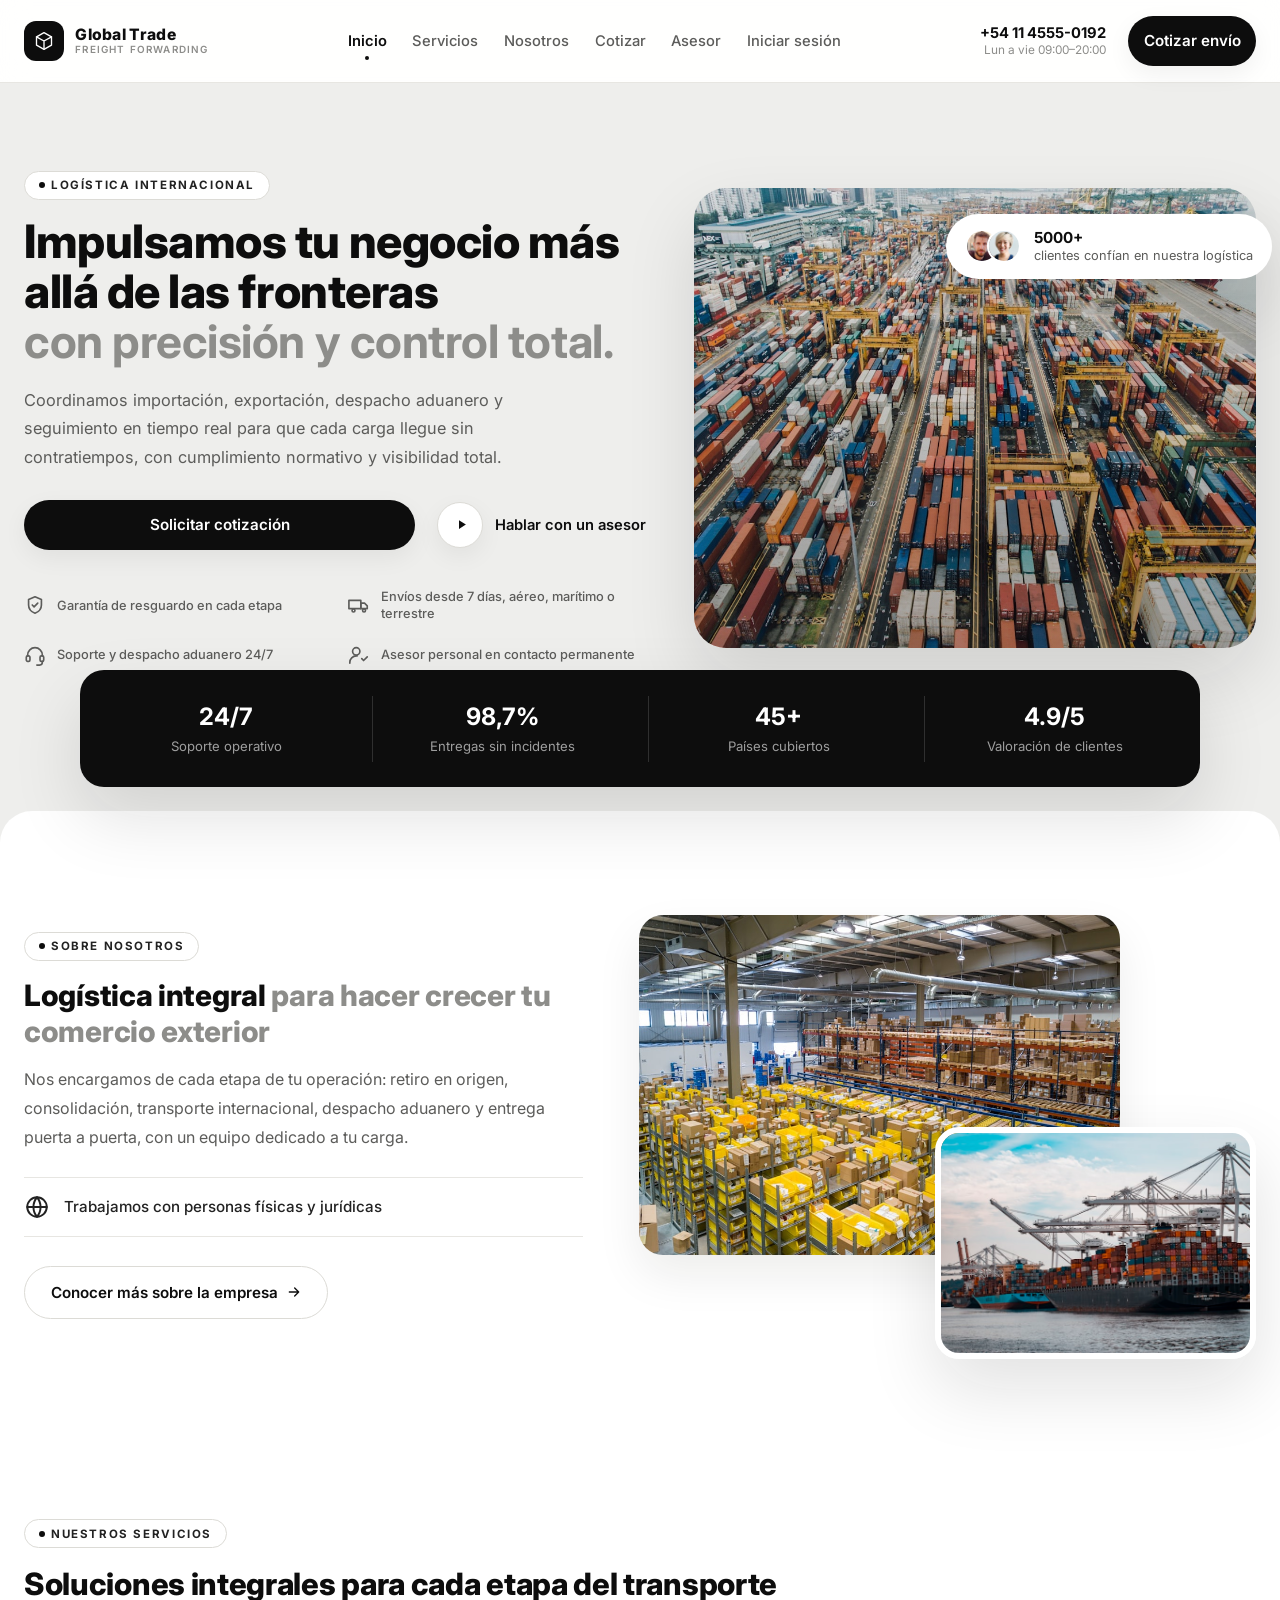
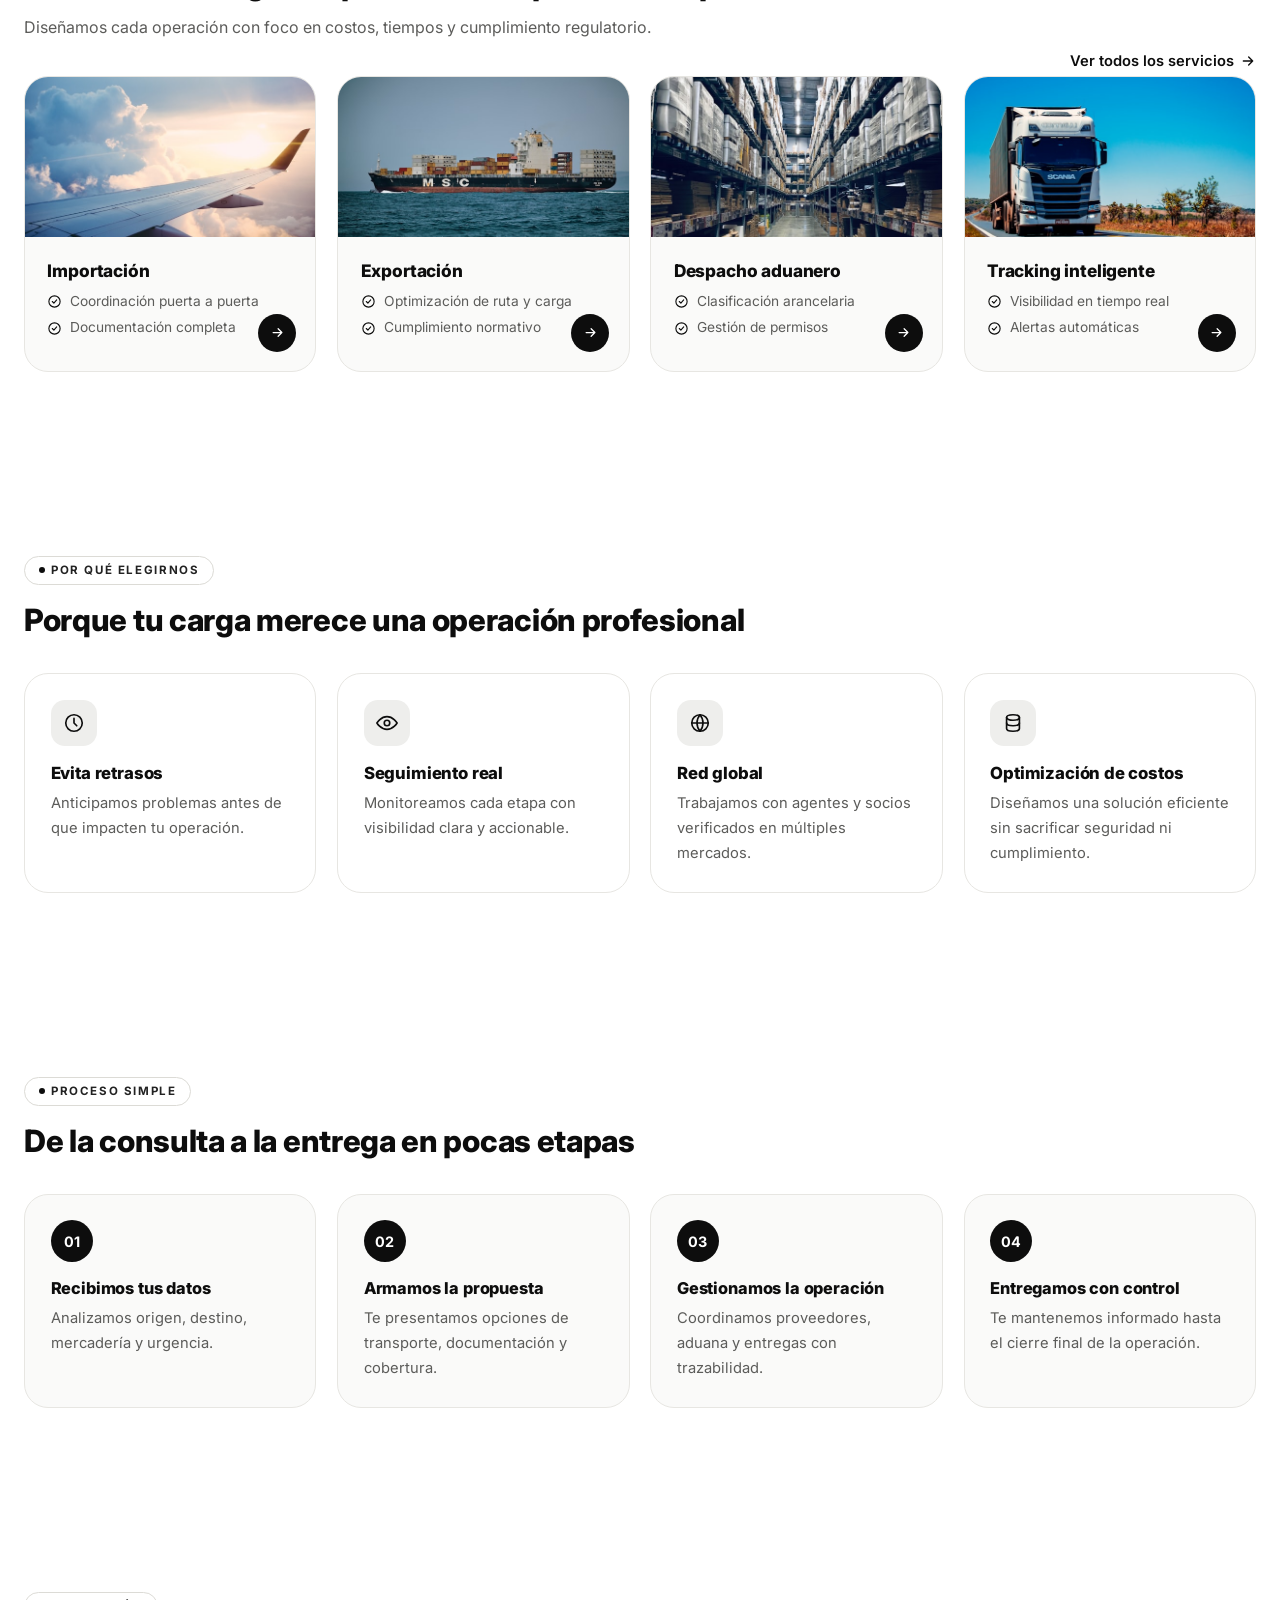
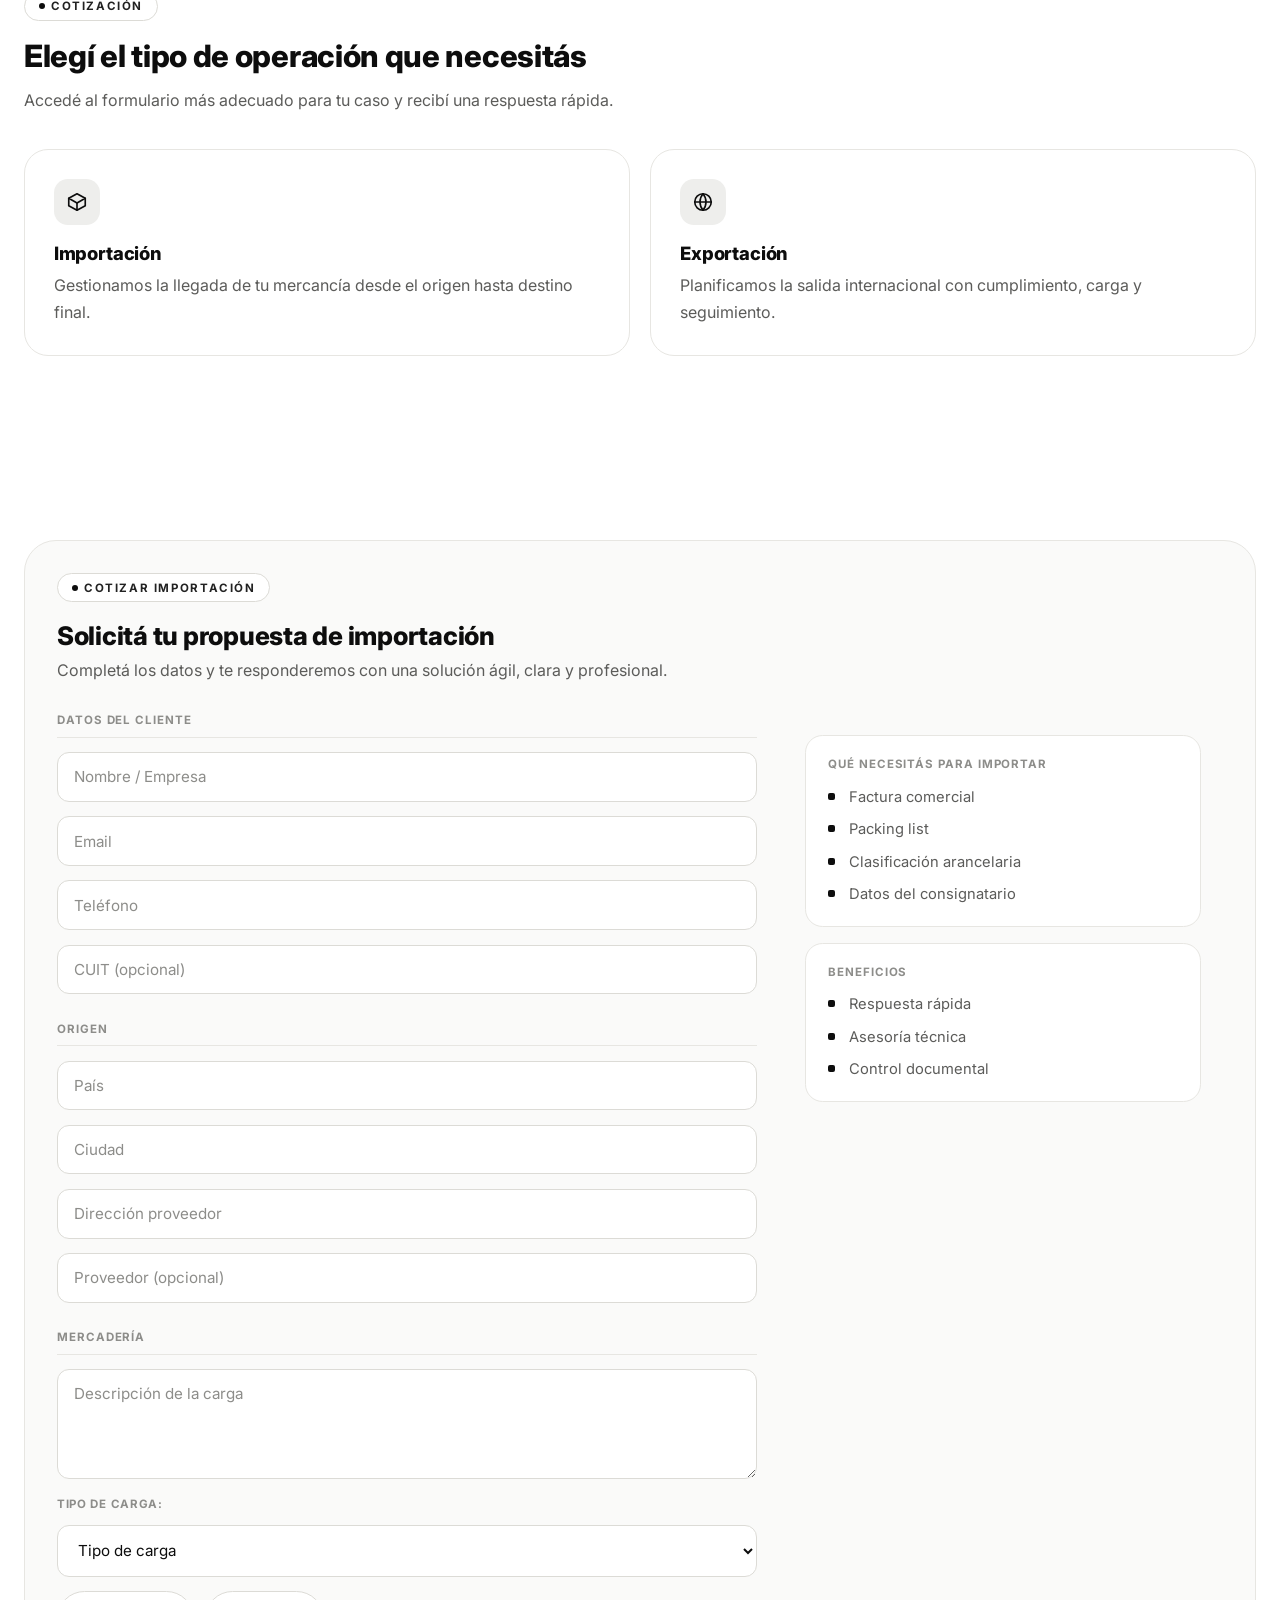
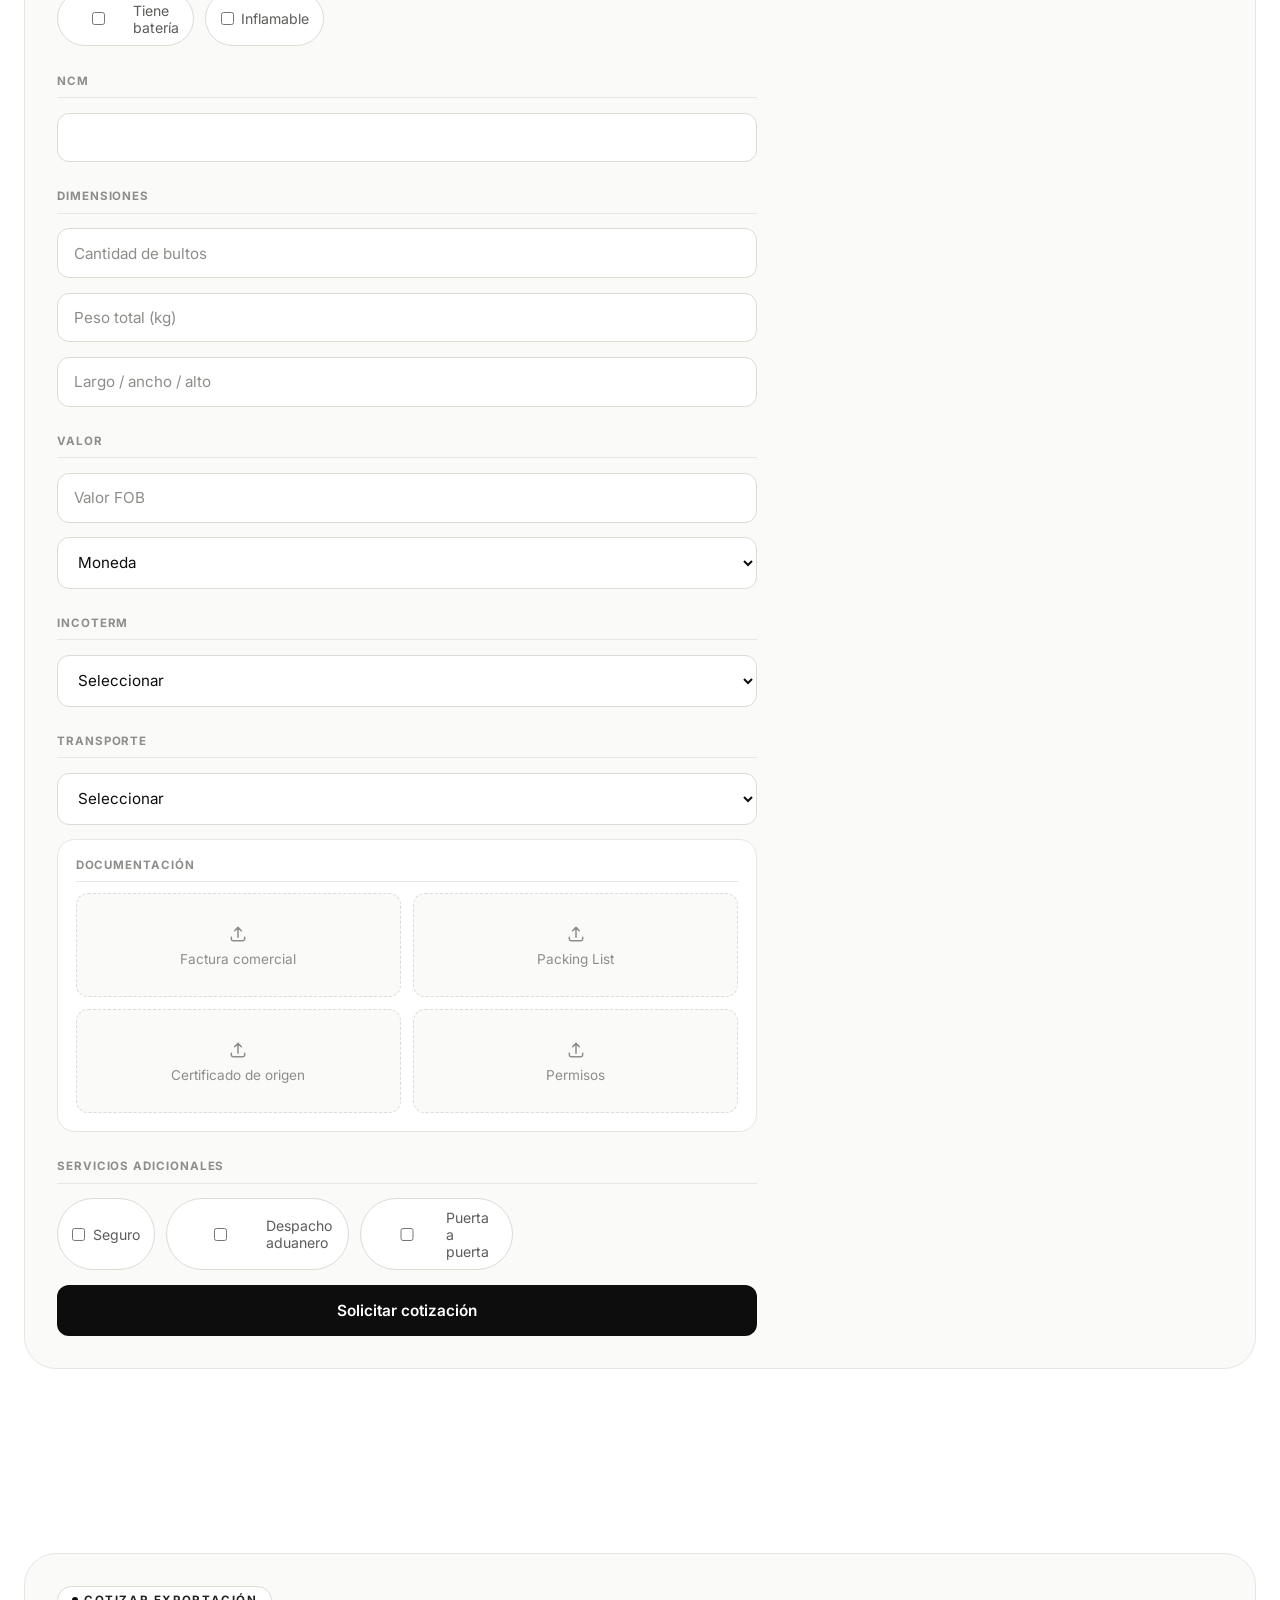
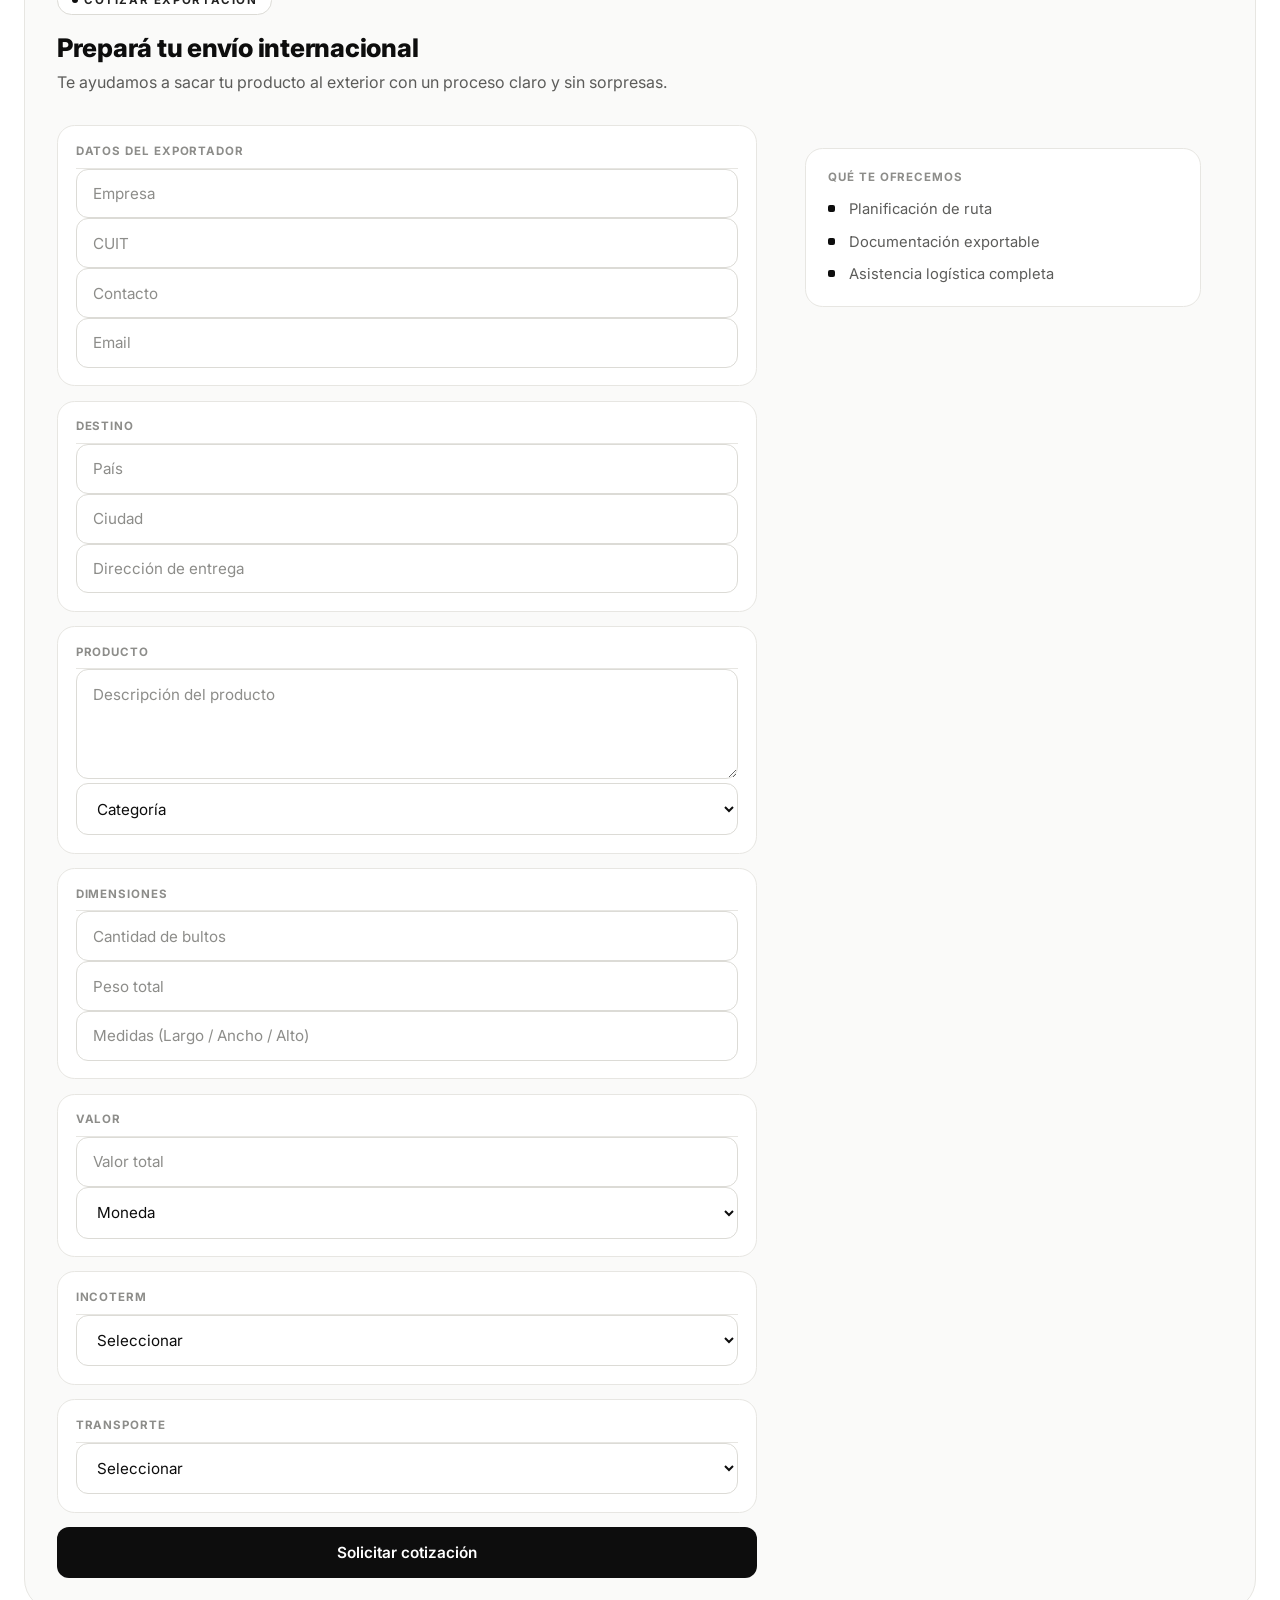
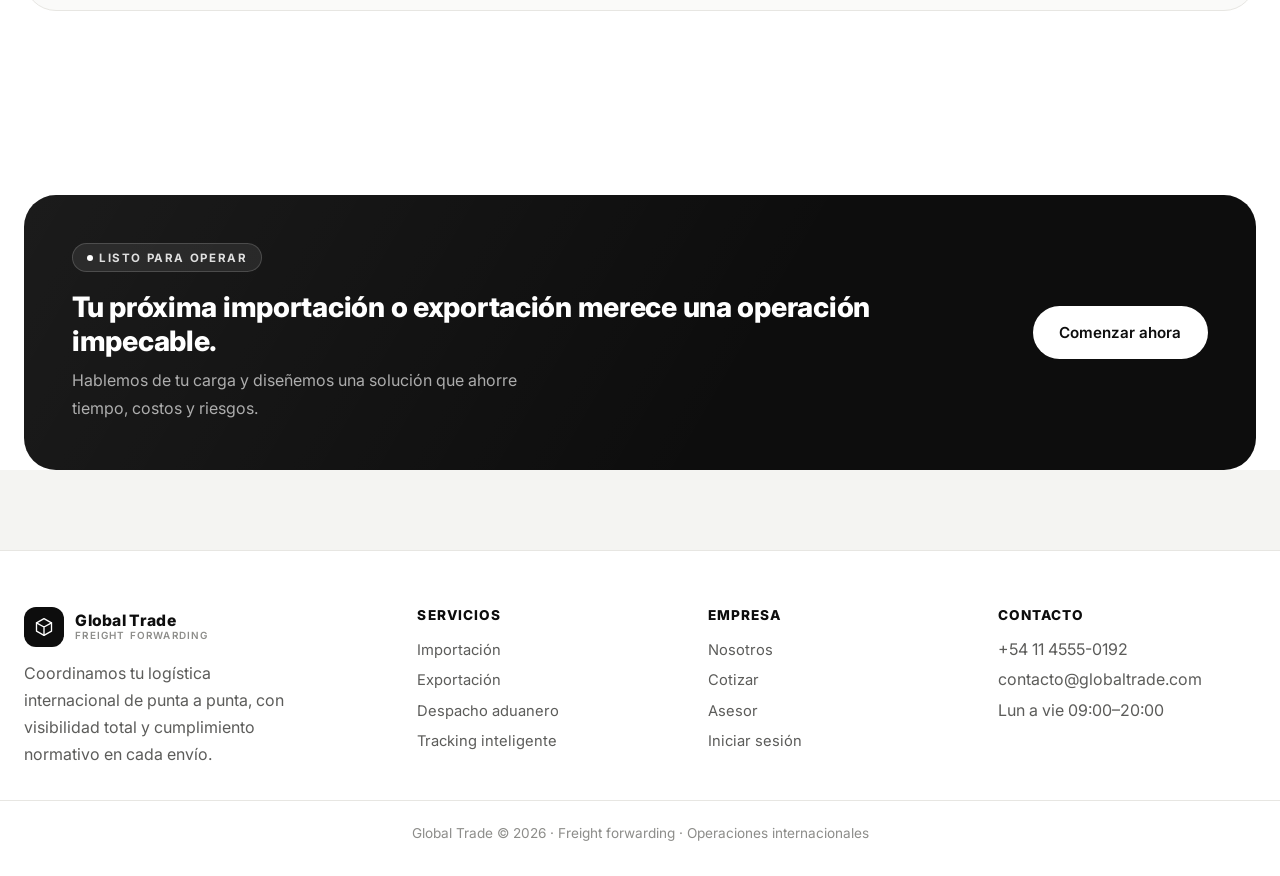
<file: index.html>
<!DOCTYPE html>
<html lang="es">
<head>
  <meta charset="UTF-8">
  <meta name="viewport" content="width=device-width, initial-scale=1.0">
  <title>Global Trade | Freight Forwarding</title>
  <link rel="stylesheet" href="styles.css">
</head>
<body>
  <header class="site-header">
    <nav class="navbar">
      <a href="#top" class="brand">
        <span class="brand-mark">
          <svg viewBox="0 0 24 24" fill="none" stroke="currentColor" stroke-width="1.6" stroke-linejoin="round" stroke-linecap="round"><path d="M12 2l9 5v10l-9 5-9-5V7l9-5z"/><path d="M3 7l9 5 9-5M12 12v10"/></svg>
        </span>
        <span class="brand-text">
          <strong>Global Trade</strong>
          <span>Freight Forwarding</span>
        </span>
      </a>
      <div class="nav-links">
        <a href="#top" class="active">Inicio</a>
        <a href="#servicios">Servicios</a>
        <a href="#nosotros">Nosotros</a>
        <a href="#cotizador">Cotizar</a>
        <a href="asesor.html">Asesor</a>
        <a href="login.html">Iniciar sesión</a>
      </div>
      <div class="header-actions">
        <div class="phone-block">
          <strong>+54 11 4555-0192</strong>
          <span>Lun a vie 09:00–20:00</span>
        </div>
        <a href="#cotizador" class="btn primary">Cotizar envío</a>
      </div>
    </nav>
  </header>

  <main>
    <section class="hero-section" id="top">
      <div class="hero">
        <div class="hero-copy reveal">
          <span class="eyebrow">Logística internacional</span>
          <h1>Impulsamos tu negocio más allá de las fronteras<span class="muted-line">con precisión y control total.</span></h1>
          <p>Coordinamos importación, exportación, despacho aduanero y seguimiento en tiempo real para que cada carga llegue sin contratiempos, con cumplimiento normativo y visibilidad total.</p>
          <div class="hero-actions">
            <a href="#cotizador" class="btn primary">Solicitar cotización</a>
            <a href="asesor.html" class="play-link">
              <span class="play-circle">
                <svg viewBox="0 0 24 24" fill="currentColor"><path d="M8 5v14l11-7z"/></svg>
              </span>
              Hablar con un asesor
            </a>
          </div>
          <ul class="hero-badges">
            <li class="hero-badge">
              <span class="badge-icon">
                <svg viewBox="0 0 24 24" fill="none" stroke="currentColor" stroke-width="1.8" stroke-linecap="round" stroke-linejoin="round"><path d="M12 3l7 3v6c0 4.5-3 7.5-7 9-4-1.5-7-4.5-7-9V6l7-3z"/><path d="M9 12l2 2 4-4"/></svg>
              </span>
              <span>Garantía de resguardo en cada etapa</span>
            </li>
            <li class="hero-badge">
              <span class="badge-icon">
                <svg viewBox="0 0 24 24" fill="none" stroke="currentColor" stroke-width="1.8" stroke-linecap="round" stroke-linejoin="round"><rect x="1" y="7" width="13" height="9"/><path d="M14 10h4l3 3v3h-7z"/><circle cx="6" cy="18" r="1.6"/><circle cx="17.5" cy="18" r="1.6"/></svg>
              </span>
              <span>Envíos desde 7 días, aéreo, marítimo o terrestre</span>
            </li>
            <li class="hero-badge">
              <span class="badge-icon">
                <svg viewBox="0 0 24 24" fill="none" stroke="currentColor" stroke-width="1.8" stroke-linecap="round" stroke-linejoin="round"><path d="M4 13v-1a8 8 0 0116 0v1"/><rect x="2.5" y="13" width="4" height="6" rx="1.5"/><rect x="17.5" y="13" width="4" height="6" rx="1.5"/><path d="M20 19v1a3 3 0 01-3 3h-3"/></svg>
              </span>
              <span>Soporte y despacho aduanero 24/7</span>
            </li>
            <li class="hero-badge">
              <span class="badge-icon">
                <svg viewBox="0 0 24 24" fill="none" stroke="currentColor" stroke-width="1.8" stroke-linecap="round" stroke-linejoin="round"><circle cx="9" cy="8" r="4"/><path d="M2 21v-1a7 7 0 017-7h1"/><path d="M15 16l2 2 4-4"/></svg>
              </span>
              <span>Asesor personal en contacto permanente</span>
            </li>
          </ul>
        </div>

        <div class="hero-media reveal">
          <div class="hero-image-frame">
            <img src="hero-main.jpg" alt="Terminal portuaria de contenedores vista aérea">
          </div>
          <div class="trust-badge">
            <div class="avatar-stack">
              <img src="avatar-1.jpg" alt="Cliente">
              <img src="avatar-2.jpg" alt="Cliente">
            </div>
            <p><strong>5000+</strong>clientes confían en nuestra logística</p>
          </div>
        </div>
      </div>

      <div class="stats-bar reveal">
        <div class="stat-item">
          <strong>24/7</strong>
          <span>Soporte operativo</span>
        </div>
        <div class="stat-item">
          <strong>98,7%</strong>
          <span>Entregas sin incidentes</span>
        </div>
        <div class="stat-item">
          <strong>45+</strong>
          <span>Países cubiertos</span>
        </div>
        <div class="stat-item">
          <strong>4.9/5</strong>
          <span>Valoración de clientes</span>
        </div>
      </div>
    </section>

    <div class="content-panel">
      <div class="page-shell">

        <section class="section reveal" id="nosotros">
          <div class="about-grid">
            <div class="about-copy">
              <span class="eyebrow">Sobre nosotros</span>
              <h2>Logística integral <span class="muted-line">para hacer crecer tu comercio exterior</span></h2>
              <p>Nos encargamos de cada etapa de tu operación: retiro en origen, consolidación, transporte internacional, despacho aduanero y entrega puerta a puerta, con un equipo dedicado a tu carga.</p>
              <div class="about-feature">
                <span class="badge-icon">
                  <svg viewBox="0 0 24 24" fill="none" stroke="currentColor" stroke-width="1.8" stroke-linecap="round" stroke-linejoin="round"><circle cx="12" cy="12" r="9"/><path d="M3 12h18M12 3a14 14 0 010 18M12 3a14 14 0 000 18"/></svg>
                </span>
                <span>Trabajamos con personas físicas y jurídicas</span>
              </div>
              <a href="#servicios" class="btn outline">
                Conocer más sobre la empresa
                <svg viewBox="0 0 24 24" fill="none" stroke="currentColor" stroke-width="2" stroke-linecap="round" stroke-linejoin="round"><path d="M5 12h14M13 6l6 6-6 6"/></svg>
              </a>
            </div>
            <div class="about-media">
              <div class="about-img-main">
                <img src="warehouse.jpg" alt="Depósito logístico con mercadería organizada">
              </div>
              <div class="about-img-sub">
                <img src="port-crane.jpg" alt="Grúas cargando un buque en puerto">
              </div>
            </div>
          </div>
        </section>

        <section class="section reveal" id="servicios">
          <div class="section-head-row">
            <div class="section-heading">
              <span class="eyebrow">Nuestros servicios</span>
              <h2>Soluciones integrales para cada etapa del transporte</h2>
              <p>Diseñamos cada operación con foco en costos, tiempos y cumplimiento regulatorio.</p>
            </div>
            <a href="#cotizador" class="text-link">
              Ver todos los servicios
              <svg viewBox="0 0 24 24" fill="none" stroke="currentColor" stroke-width="2" stroke-linecap="round" stroke-linejoin="round"><path d="M5 12h14M13 6l6 6-6 6"/></svg>
            </a>
          </div>

          <div class="services-grid">
            <article class="service-card">
              <div class="service-media">
                <img src="airplane.jpg" alt="Ala de avión sobre las nubes">
              </div>
              <div class="service-body">
                <h3>Importación</h3>
                <ul class="service-list">
                  <li>
                    <svg viewBox="0 0 24 24" fill="none" stroke="currentColor" stroke-width="1.8" stroke-linecap="round" stroke-linejoin="round"><circle cx="12" cy="12" r="9"/><path d="M8.5 12l2.5 2.5 4.5-5"/></svg>
                    Coordinación puerta a puerta
                  </li>
                  <li>
                    <svg viewBox="0 0 24 24" fill="none" stroke="currentColor" stroke-width="1.8" stroke-linecap="round" stroke-linejoin="round"><circle cx="12" cy="12" r="9"/><path d="M8.5 12l2.5 2.5 4.5-5"/></svg>
                    Documentación completa
                  </li>
                </ul>
                <span class="service-arrow">
                  <svg viewBox="0 0 24 24" fill="none" stroke="currentColor" stroke-width="2" stroke-linecap="round" stroke-linejoin="round"><path d="M5 12h14M13 6l6 6-6 6"/></svg>
                </span>
              </div>
            </article>

            <article class="service-card">
              <div class="service-media">
                <img src="cargo-ship.jpg" alt="Buque portacontenedores en el mar">
              </div>
              <div class="service-body">
                <h3>Exportación</h3>
                <ul class="service-list">
                  <li>
                    <svg viewBox="0 0 24 24" fill="none" stroke="currentColor" stroke-width="1.8" stroke-linecap="round" stroke-linejoin="round"><circle cx="12" cy="12" r="9"/><path d="M8.5 12l2.5 2.5 4.5-5"/></svg>
                    Optimización de ruta y carga
                  </li>
                  <li>
                    <svg viewBox="0 0 24 24" fill="none" stroke="currentColor" stroke-width="1.8" stroke-linecap="round" stroke-linejoin="round"><circle cx="12" cy="12" r="9"/><path d="M8.5 12l2.5 2.5 4.5-5"/></svg>
                    Cumplimiento normativo
                  </li>
                </ul>
                <span class="service-arrow">
                  <svg viewBox="0 0 24 24" fill="none" stroke="currentColor" stroke-width="2" stroke-linecap="round" stroke-linejoin="round"><path d="M5 12h14M13 6l6 6-6 6"/></svg>
                </span>
              </div>
            </article>

            <article class="service-card">
              <div class="service-media">
                <img src="warehouse-shelves.jpg" alt="Depósito con estanterías de mercadería">
              </div>
              <div class="service-body">
                <h3>Despacho aduanero</h3>
                <ul class="service-list">
                  <li>
                    <svg viewBox="0 0 24 24" fill="none" stroke="currentColor" stroke-width="1.8" stroke-linecap="round" stroke-linejoin="round"><circle cx="12" cy="12" r="9"/><path d="M8.5 12l2.5 2.5 4.5-5"/></svg>
                    Clasificación arancelaria
                  </li>
                  <li>
                    <svg viewBox="0 0 24 24" fill="none" stroke="currentColor" stroke-width="1.8" stroke-linecap="round" stroke-linejoin="round"><circle cx="12" cy="12" r="9"/><path d="M8.5 12l2.5 2.5 4.5-5"/></svg>
                    Gestión de permisos
                  </li>
                </ul>
                <span class="service-arrow">
                  <svg viewBox="0 0 24 24" fill="none" stroke="currentColor" stroke-width="2" stroke-linecap="round" stroke-linejoin="round"><path d="M5 12h14M13 6l6 6-6 6"/></svg>
                </span>
              </div>
            </article>

            <article class="service-card">
              <div class="service-media">
                <img src="truck.jpg" alt="Camión de carga en ruta">
              </div>
              <div class="service-body">
                <h3>Tracking inteligente</h3>
                <ul class="service-list">
                  <li>
                    <svg viewBox="0 0 24 24" fill="none" stroke="currentColor" stroke-width="1.8" stroke-linecap="round" stroke-linejoin="round"><circle cx="12" cy="12" r="9"/><path d="M8.5 12l2.5 2.5 4.5-5"/></svg>
                    Visibilidad en tiempo real
                  </li>
                  <li>
                    <svg viewBox="0 0 24 24" fill="none" stroke="currentColor" stroke-width="1.8" stroke-linecap="round" stroke-linejoin="round"><circle cx="12" cy="12" r="9"/><path d="M8.5 12l2.5 2.5 4.5-5"/></svg>
                    Alertas automáticas
                  </li>
                </ul>
                <span class="service-arrow">
                  <svg viewBox="0 0 24 24" fill="none" stroke="currentColor" stroke-width="2" stroke-linecap="round" stroke-linejoin="round"><path d="M5 12h14M13 6l6 6-6 6"/></svg>
                </span>
              </div>
            </article>
          </div>
        </section>

        <section class="section reveal">
          <div class="section-heading">
            <span class="eyebrow">Por qué elegirnos</span>
            <h2>Porque tu carga merece una operación profesional</h2>
          </div>

          <div class="benefits-grid">
            <article class="benefit-card">
              <div class="benefit-icon">
                <svg viewBox="0 0 24 24" fill="none" stroke="currentColor" stroke-width="1.8" stroke-linecap="round" stroke-linejoin="round"><circle cx="12" cy="12" r="9"/><path d="M12 7v5l3 3"/></svg>
              </div>
              <h3>Evita retrasos</h3>
              <p>Anticipamos problemas antes de que impacten tu operación.</p>
            </article>
            <article class="benefit-card">
              <div class="benefit-icon">
                <svg viewBox="0 0 24 24" fill="none" stroke="currentColor" stroke-width="1.8" stroke-linecap="round" stroke-linejoin="round"><path d="M1 12s4-7 11-7 11 7 11 7-4 7-11 7-11-7-11-7z"/><circle cx="12" cy="12" r="3"/></svg>
              </div>
              <h3>Seguimiento real</h3>
              <p>Monitoreamos cada etapa con visibilidad clara y accionable.</p>
            </article>
            <article class="benefit-card">
              <div class="benefit-icon">
                <svg viewBox="0 0 24 24" fill="none" stroke="currentColor" stroke-width="1.8" stroke-linecap="round" stroke-linejoin="round"><circle cx="12" cy="12" r="9"/><path d="M3 12h18M12 3a14 14 0 010 18M12 3a14 14 0 000 18"/></svg>
              </div>
              <h3>Red global</h3>
              <p>Trabajamos con agentes y socios verificados en múltiples mercados.</p>
            </article>
            <article class="benefit-card">
              <div class="benefit-icon">
                <svg viewBox="0 0 24 24" fill="none" stroke="currentColor" stroke-width="1.8" stroke-linecap="round" stroke-linejoin="round"><ellipse cx="12" cy="6" rx="7" ry="3"/><path d="M5 6v6c0 1.7 3.1 3 7 3s7-1.3 7-3V6"/><path d="M5 12v6c0 1.7 3.1 3 7 3s7-1.3 7-3v-6"/></svg>
              </div>
              <h3>Optimización de costos</h3>
              <p>Diseñamos una solución eficiente sin sacrificar seguridad ni cumplimiento.</p>
            </article>
          </div>
        </section>

        <section class="section reveal">
          <div class="section-heading">
            <span class="eyebrow">Proceso simple</span>
            <h2>De la consulta a la entrega en pocas etapas</h2>
          </div>

          <div class="process-grid">
            <div class="process-card">
              <div class="process-number">01</div>
              <h3>Recibimos tus datos</h3>
              <p>Analizamos origen, destino, mercadería y urgencia.</p>
            </div>
            <div class="process-card">
              <div class="process-number">02</div>
              <h3>Armamos la propuesta</h3>
              <p>Te presentamos opciones de transporte, documentación y cobertura.</p>
            </div>
            <div class="process-card">
              <div class="process-number">03</div>
              <h3>Gestionamos la operación</h3>
              <p>Coordinamos proveedores, aduana y entregas con trazabilidad.</p>
            </div>
            <div class="process-card">
              <div class="process-number">04</div>
              <h3>Entregamos con control</h3>
              <p>Te mantenemos informado hasta el cierre final de la operación.</p>
            </div>
          </div>
        </section>

        <section class="section reveal" id="cotizador">
          <div class="section-heading">
            <span class="eyebrow">Cotización</span>
            <h2>Elegí el tipo de operación que necesitás</h2>
            <p>Accedé al formulario más adecuado para tu caso y recibí una respuesta rápida.</p>
          </div>

          <div class="quote-grid">
            <a href="#import" class="quote-card">
              <div class="benefit-icon">
                <svg viewBox="0 0 24 24" fill="none" stroke="currentColor" stroke-width="1.8" stroke-linecap="round" stroke-linejoin="round"><path d="M21 8l-9-5-9 5 9 5 9-5z"/><path d="M3 8v8l9 5 9-5V8"/><path d="M12 13v8"/></svg>
              </div>
              <h3>Importación</h3>
              <p>Gestionamos la llegada de tu mercancía desde el origen hasta destino final.</p>
            </a>
            <a href="#export" class="quote-card">
              <div class="benefit-icon">
                <svg viewBox="0 0 24 24" fill="none" stroke="currentColor" stroke-width="1.8" stroke-linecap="round" stroke-linejoin="round"><circle cx="12" cy="12" r="9"/><path d="M3 12h18M12 3a14 14 0 010 18M12 3a14 14 0 000 18"/></svg>
              </div>
              <h3>Exportación</h3>
              <p>Planificamos la salida internacional con cumplimiento, carga y seguimiento.</p>
            </a>
          </div>
        </section>

        <section class="section reveal" id="import">
          <div class="form-shell">
            <div class="form-shell-header">
              <span class="eyebrow">Cotizar importación</span>
              <h2>Solicitá tu propuesta de importación</h2>
              <p>Completá los datos y te responderemos con una solución ágil, clara y profesional.</p>
            </div>

            <div class="form-grid">
              <form class="quote-form">
                <h3>Datos del cliente</h3>
                <input placeholder="Nombre / Empresa">
                <input placeholder="Email">
                <input placeholder="Teléfono">
                <input placeholder="CUIT (opcional)">

                <h3>Origen</h3>
                <input placeholder="País">
                <input placeholder="Ciudad">
                <input placeholder="Dirección proveedor">
                <input placeholder="Proveedor (opcional)">

                <h3>Mercadería</h3>
                <textarea placeholder="Descripción de la carga"></textarea>

                <label>Tipo de carga:</label>
                <select id="tipoCarga" onchange="mostrarIMO()">
                  <option value="">Tipo de carga</option>
                  <option value="general">General</option>
                  <option value="perecedera">Perecedera</option>
                  <option value="electronica">Electrónica</option>
                  <option value="refrigerada">Refrigerada</option>
                  <option value="peligrosa">Peligrosa</option>
                </select>

                <div id="imoField" style="display:none; margin-top:4px;">
                  <label>Clase IMO:</label>
                  <select id="claseIMO">
                    <option value="">Seleccionar clase</option>
                    <option value="1">Clase 1 - Explosivos</option>
                    <option value="2">Clase 2 - Gases</option>
                    <option value="3">Clase 3 - Líquidos inflamables</option>
                    <option value="4">Clase 4 - Sólidos inflamables</option>
                    <option value="5">Clase 5 - Oxidantes</option>
                    <option value="6">Clase 6 - Tóxicos</option>
                    <option value="7">Clase 7 - Radioactivos</option>
                    <option value="8">Clase 8 - Corrosivos</option>
                    <option value="9">Clase 9 - Misceláneos</option>
                  </select>
                </div>

                <div class="checkbox-group">
                  <label><input type="checkbox"> Tiene batería</label>
                  <label><input type="checkbox"> Inflamable</label>
                </div>

                <h3>NCM</h3>
                <input type="text" id="dni" maxlength="8" oninput="this.value = this.value.replace(/[^0-9]/g, '')">

                <h3>Dimensiones</h3>
                <input placeholder="Cantidad de bultos">
                <input placeholder="Peso total (kg)">
                <input placeholder="Largo / ancho / alto">

                <h3>Valor</h3>
                <input placeholder="Valor FOB">
                <select>
                  <option>Moneda</option>
                  <option>USD</option>
                  <option>EUR</option>
                </select>

                <h3>Incoterm</h3>
                <select>
                  <option>Seleccionar</option>
                  <option>EXW</option>
                  <option>FOB</option>
                  <option>CIF</option>
                  <option>DDP</option>
                </select>

                <h3>Transporte</h3>
                <select>
                  <option>Seleccionar</option>
                  <option>Marítimo</option>
                  <option>Aéreo</option>
                  <option>Terrestre</option>
                </select>

                <div class="form-block">
                  <h3>Documentación</h3>
                  <div class="upload-grid">
                    <label class="upload-box">
                      <input type="file">
                      <span>Factura comercial</span>
                    </label>
                    <label class="upload-box">
                      <input type="file">
                      <span>Packing List</span>
                    </label>
                    <label class="upload-box">
                      <input type="file">
                      <span>Certificado de origen</span>
                    </label>
                    <label class="upload-box">
                      <input type="file">
                      <span>Permisos</span>
                    </label>
                  </div>
                </div>

                <h3>Servicios adicionales</h3>
                <div class="checkbox-group">
                  <label><input type="checkbox"> Seguro</label>
                  <label><input type="checkbox"> Despacho aduanero</label>
                  <label><input type="checkbox"> Puerta a puerta</label>
                </div>

                <button type="button" onclick="window.location.href='enviado correcto.html'">Solicitar cotización</button>
              </form>

              <aside class="info-panel">
                <div class="panel-card">
                  <h3>Qué necesitás para importar</h3>
                  <ul>
                    <li>Factura comercial</li>
                    <li>Packing list</li>
                    <li>Clasificación arancelaria</li>
                    <li>Datos del consignatario</li>
                  </ul>
                </div>
                <div class="panel-card">
                  <h3>Beneficios</h3>
                  <ul>
                    <li>Respuesta rápida</li>
                    <li>Asesoría técnica</li>
                    <li>Control documental</li>
                  </ul>
                </div>
              </aside>
            </div>
          </div>
        </section>

        <section class="section reveal" id="export">
          <div class="form-shell">
            <div class="form-shell-header">
              <span class="eyebrow">Cotizar exportación</span>
              <h2>Prepará tu envío internacional</h2>
              <p>Te ayudamos a sacar tu producto al exterior con un proceso claro y sin sorpresas.</p>
            </div>

            <div class="form-grid">
              <form class="quote-form">
                <div class="form-block">
                  <h3>Datos del exportador</h3>
                  <input placeholder="Empresa">
                  <input placeholder="CUIT">
                  <input placeholder="Contacto">
                  <input placeholder="Email">
                </div>

                <div class="form-block">
                  <h3>Destino</h3>
                  <input placeholder="País">
                  <input placeholder="Ciudad">
                  <input placeholder="Dirección de entrega">
                </div>

                <div class="form-block">
                  <h3>Producto</h3>
                  <textarea placeholder="Descripción del producto"></textarea>
                  <select>
                    <option>Categoría</option>
                    <option>Alimentos</option>
                    <option>Químicos</option>
                    <option>Tecnología</option>
                  </select>
                </div>

                <div class="form-block">
                  <h3>Dimensiones</h3>
                  <input placeholder="Cantidad de bultos">
                  <input placeholder="Peso total">
                  <input placeholder="Medidas (Largo / Ancho / Alto)">
                </div>

                <div class="form-block">
                  <h3>Valor</h3>
                  <input placeholder="Valor total">
                  <select>
                    <option>Moneda</option>
                    <option>USD</option>
                    <option>EUR</option>
                  </select>
                </div>

                <div class="form-block">
                  <h3>Incoterm</h3>
                  <select>
                    <option>Seleccionar</option>
                    <option>FOB</option>
                    <option>CIF</option>
                    <option>DDP</option>
                  </select>
                </div>

                <div class="form-block">
                  <h3>Transporte</h3>
                  <select>
                    <option>Seleccionar</option>
                    <option>Marítimo</option>
                    <option>Aéreo</option>
                    <option>Terrestre</option>
                  </select>
                </div>

                <button type="button" onclick="window.location.href='enviado correcto.html'">Solicitar cotización</button>
              </form>

              <aside class="info-panel">
                <div class="panel-card">
                  <h3>Qué te ofrecemos</h3>
                  <ul>
                    <li>Planificación de ruta</li>
                    <li>Documentación exportable</li>
                    <li>Asistencia logística completa</li>
                  </ul>
                </div>
              </aside>
            </div>
          </div>
        </section>

        <section class="section reveal">
          <div class="cta-card">
            <div>
              <span class="eyebrow">Listo para operar</span>
              <h2>Tu próxima importación o exportación merece una operación impecable.</h2>
              <p>Hablemos de tu carga y diseñemos una solución que ahorre tiempo, costos y riesgos.</p>
            </div>
            <a href="#top" class="btn inverse">Comenzar ahora</a>
          </div>
        </section>

      </div>
    </div>
  </main>

  <footer class="site-footer">
    <div class="footer-grid">
      <div class="footer-brand">
        <a href="#top" class="brand">
          <span class="brand-mark">
            <svg viewBox="0 0 24 24" fill="none" stroke="currentColor" stroke-width="1.6" stroke-linejoin="round" stroke-linecap="round"><path d="M12 2l9 5v10l-9 5-9-5V7l9-5z"/><path d="M3 7l9 5 9-5M12 12v10"/></svg>
          </span>
          <span class="brand-text">
            <strong>Global Trade</strong>
            <span>Freight Forwarding</span>
          </span>
        </a>
        <p>Coordinamos tu logística internacional de punta a punta, con visibilidad total y cumplimiento normativo en cada envío.</p>
      </div>
      <div class="footer-col">
        <h4>Servicios</h4>
        <ul>
          <li><a href="#servicios">Importación</a></li>
          <li><a href="#servicios">Exportación</a></li>
          <li><a href="#servicios">Despacho aduanero</a></li>
          <li><a href="#servicios">Tracking inteligente</a></li>
        </ul>
      </div>
      <div class="footer-col">
        <h4>Empresa</h4>
        <ul>
          <li><a href="#nosotros">Nosotros</a></li>
          <li><a href="#cotizador">Cotizar</a></li>
          <li><a href="asesor.html">Asesor</a></li>
          <li><a href="login.html">Iniciar sesión</a></li>
        </ul>
      </div>
      <div class="footer-col">
        <h4>Contacto</h4>
        <ul>
          <li>+54 11 4555-0192</li>
          <li>contacto@globaltrade.com</li>
          <li>Lun a vie 09:00–20:00</li>
        </ul>
      </div>
    </div>
    <div class="footer-bottom">
      Global Trade © 2026 · Freight forwarding · Operaciones internacionales
    </div>
  </footer>

  <script>
    function mostrarIMO() {
      const tipo = document.getElementById('tipoCarga').value;
      const campo = document.getElementById('imoField');
      if (tipo === 'peligrosa') {
        campo.style.display = 'block';
        setTimeout(() => campo.classList.add('active'), 10);
      } else {
        campo.classList.remove('active');
        setTimeout(() => campo.style.display = 'none', 200);
      }
    }

    const observer = new IntersectionObserver((entries) => {
      entries.forEach((entry) => {
        if (entry.isIntersecting) {
          entry.target.classList.add('visible');
          observer.unobserve(entry.target);
        }
      });
    }, { threshold: 0.15 });

    document.querySelectorAll('.reveal').forEach((element) => observer.observe(element));
  </script>
</body>
</html>
</file>
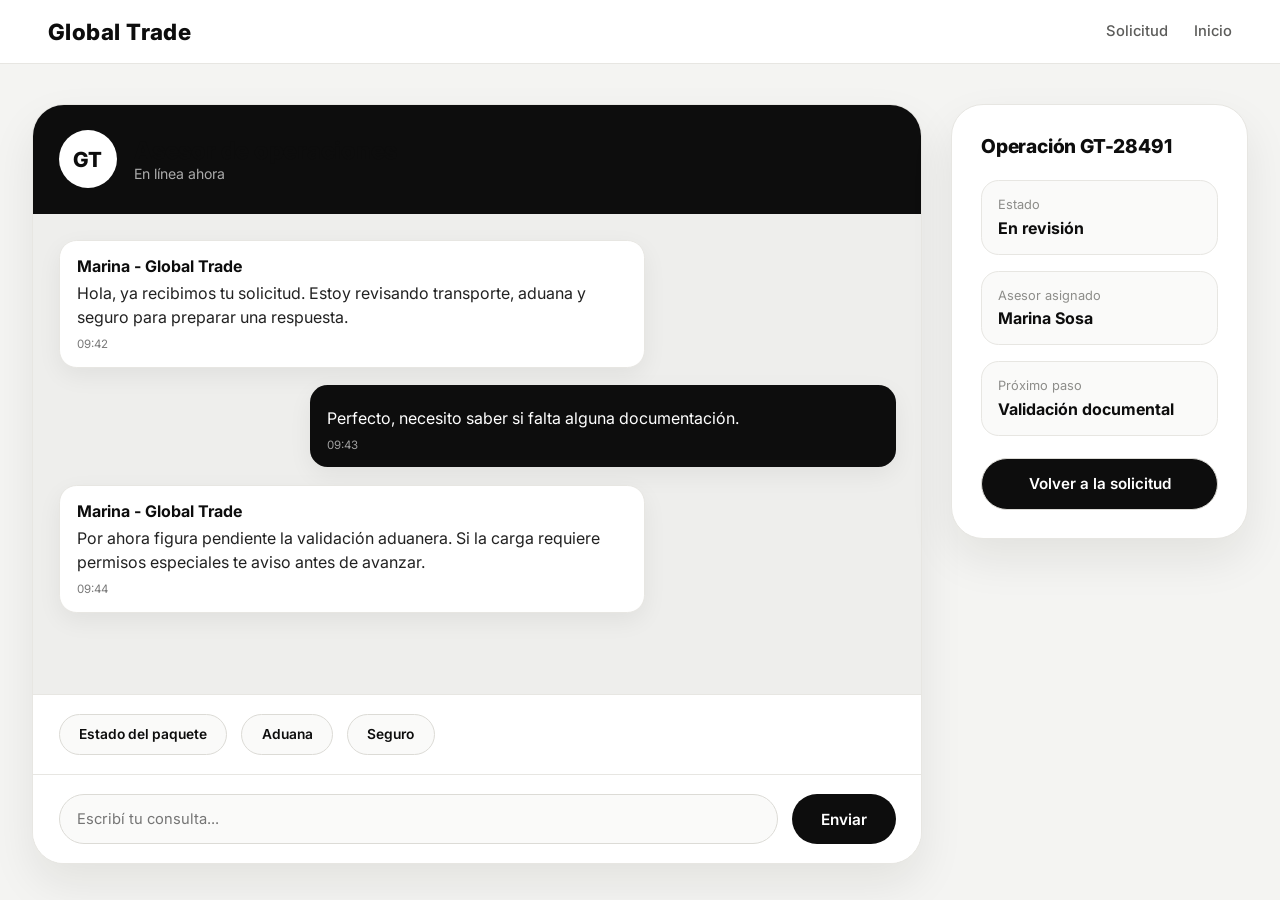
<file: asesor.html>
<!DOCTYPE html>
<html lang="es">
<head>
<meta charset="UTF-8">
<meta name="viewport" content="width=device-width, initial-scale=1.0">
<title>Asesor log&iacute;stico | Global Trade</title>
<link rel="stylesheet" href="styles.css">
</head>

<body class="asesor-page">

<nav class="nav">
  <h2>Global Trade</h2>
  <div class="nav-links">
    <a href="enviado correcto.html">Solicitud</a>
    <a href="index.html">Inicio</a>
  </div>
</nav>

<main class="advisor-shell">
  <section class="advisor-panel">
    <div class="advisor-header">
      <div class="advisor-avatar">GT</div>
      <div>
        <h1>Asesor de operaciones</h1>
        <p><span></span> En l&iacute;nea ahora</p>
      </div>
    </div>

    <div class="chat-window" id="chatWindow">
      <div class="message advisor">
        <strong>Marina - Global Trade</strong>
        <p>Hola, ya recibimos tu solicitud. Estoy revisando transporte, aduana y seguro para preparar una respuesta.</p>
        <small>09:42</small>
      </div>

      <div class="message user">
        <p>Perfecto, necesito saber si falta alguna documentaci&oacute;n.</p>
        <small>09:43</small>
      </div>

      <div class="message advisor">
        <strong>Marina - Global Trade</strong>
        <p>Por ahora figura pendiente la validaci&oacute;n aduanera. Si la carga requiere permisos especiales te aviso antes de avanzar.</p>
        <small>09:44</small>
      </div>
    </div>

    <div class="quick-actions">
      <button type="button" data-message="Quiero consultar el estado del paquete">Estado del paquete</button>
      <button type="button" data-message="Necesito ayuda con aduana">Aduana</button>
      <button type="button" data-message="Quiero agregar seguro a la carga">Seguro</button>
    </div>

    <form class="advisor-input" id="advisorForm">
      <input id="advisorMessage" type="text" placeholder="Escrib&iacute; tu consulta..." autocomplete="off">
      <button type="submit">Enviar</button>
    </form>
  </section>

  <aside class="case-panel">
    <h2>Operaci&oacute;n GT-28491</h2>

    <div>
      <span>Estado</span>
      <strong>En revisi&oacute;n</strong>
    </div>

    <div>
      <span>Asesor asignado</span>
      <strong>Marina Sosa</strong>
    </div>

    <div>
      <span>Pr&oacute;ximo paso</span>
      <strong>Validaci&oacute;n documental</strong>
    </div>

    <a href="enviado correcto.html" class="btn ghost">Volver a la solicitud</a>
  </aside>
</main>

<script src="asesor.js"></script>

</body>
</html>
</file>
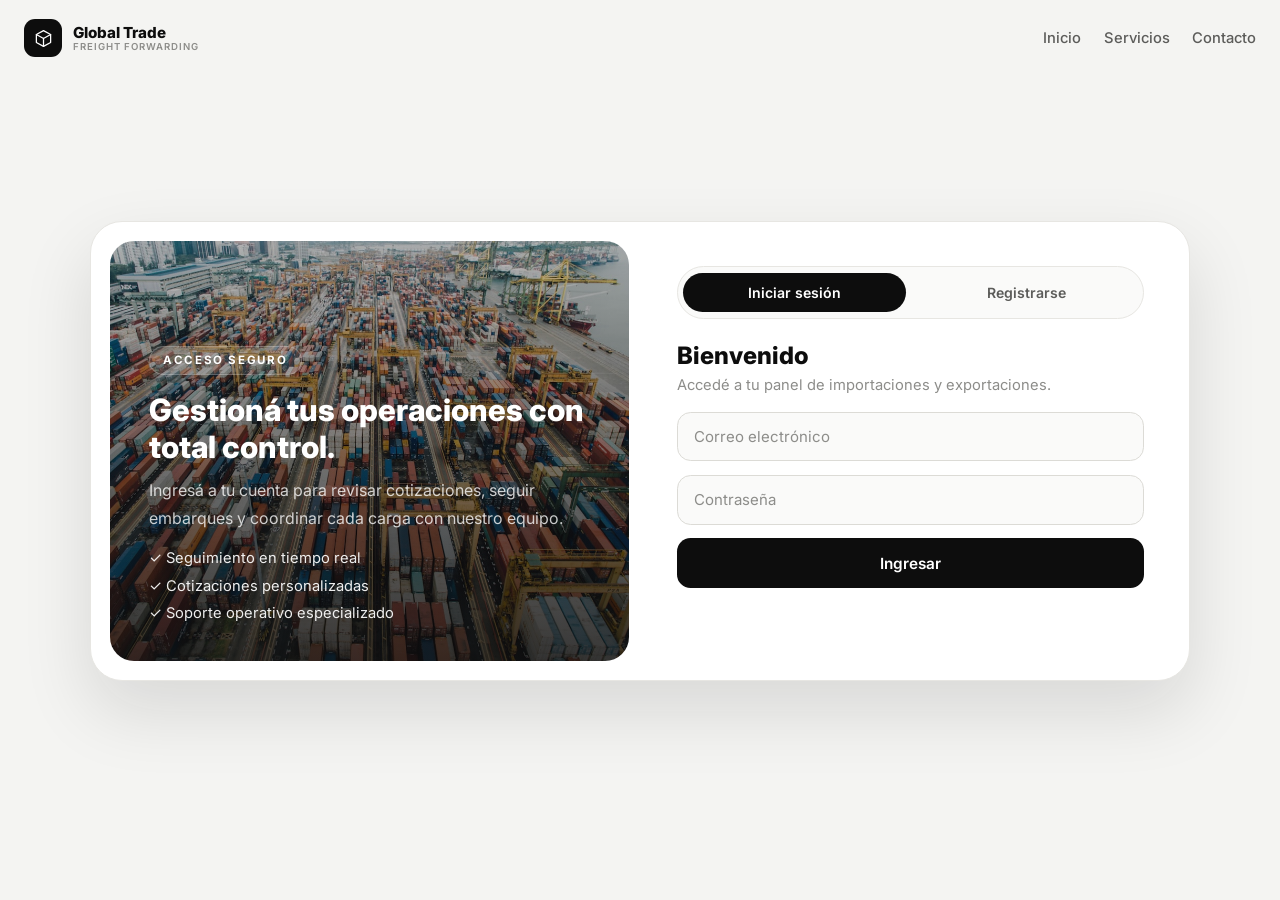
<file: login.html>
<!DOCTYPE html>
<html lang="es">
<head>
  <meta charset="UTF-8">
  <meta name="viewport" content="width=device-width, initial-scale=1.0">
  <title>Global Trade | Acceso</title>
  <link rel="stylesheet" href="login.css">
</head>
<body>
  <nav class="top-nav">
    <a href="index.html" class="brand">
      <span class="brand-mark">
        <svg viewBox="0 0 24 24" fill="none" stroke="currentColor" stroke-width="1.6" stroke-linejoin="round" stroke-linecap="round"><path d="M12 2l9 5v10l-9 5-9-5V7l9-5z"/><path d="M3 7l9 5 9-5M12 12v10"/></svg>
      </span>
      <span class="brand-text">
        <strong>Global Trade</strong>
        <span>Freight Forwarding</span>
      </span>
    </a>
    <div class="nav-links">
      <a href="index.html">Inicio</a>
      <a href="index.html#servicios">Servicios</a>
      <a href="index.html#cotizador">Contacto</a>
    </div>
  </nav>

  <section class="auth-section">
    <div class="auth-card">
      <div class="auth-copy">
        <span class="eyebrow">Acceso seguro</span>
        <h1>Gestioná tus operaciones con total control.</h1>
        <p>Ingresá a tu cuenta para revisar cotizaciones, seguir embarques y coordinar cada carga con nuestro equipo.</p>
        <ul>
          <li>✓ Seguimiento en tiempo real</li>
          <li>✓ Cotizaciones personalizadas</li>
          <li>✓ Soporte operativo especializado</li>
        </ul>
      </div>

      <div class="auth-form-panel">
        <div class="tabs">
          <button class="tab active" onclick="mostrar('login')">Iniciar sesión</button>
          <button class="tab" onclick="mostrar('register')">Registrarse</button>
        </div>

        <form action="login.php" method="post" id="login" class="form active-form">

    <h2>Bienvenido</h2>
    <p>Accedé a tu panel de importaciones y exportaciones.</p>
    <input type="email" name="correo" placeholder="Correo electrónico" required>
    <input type="password" name="pass" placeholder="Contraseña" required>
    <button type="submit">Ingresar</button>

</form>

        <form action="registro.php" method="post" id="register" class="form">

    <h2>Crear cuenta</h2>
    <p>Registrate para solicitar cotizaciones y gestionar envíos.</p>
    <input type="text" name="nombre_com" placeholder="Nombre completo" required>
    <input type="email" name="correo" placeholder="Correo electrónico" required>
    <input type="text" name="empresa" placeholder="Empresa" required>
    <input type="password" name="pass" placeholder="Contraseña" required>
    <input type="password" name="confirmar" placeholder="Confirmar contraseña" required>
    <button type="submit">Crear cuenta</button>
    </form>
      </div>
    </div>
  </section>

  <script>
    function mostrar(tipo) {
      document.querySelectorAll('.form').forEach((f) => f.classList.remove('active-form'));
      document.querySelectorAll('.tab').forEach((t) => t.classList.remove('active'));
      document.getElementById(tipo).classList.add('active-form');
      event.target.classList.add('active');
    }
  </script>
</body>
</html>
</file>
<file: styles.css>
@import url('https://fonts.googleapis.com/css2?family=Inter:wght@300;400;500;600;700;800;900&display=swap');

:root {
  color-scheme: light;
  --bg: #f4f4f2;
  --bg-soft: #eeeeec;
  --surface: #ffffff;
  --surface-alt: #fafaf9;
  --ink: #0d0d0d;
  --ink-soft: #222222;
  --body: #5c5c5a;
  --muted: #8d8d8a;
  --border: #e7e6e2;
  --border-strong: #dcdbd6;
  --accent: #0d0d0d;
  --accent-contrast: #ffffff;
  --success: #16a34a;
  --danger: #dc2626;
  --radius-xl: 2rem;
  --radius-lg: 1.5rem;
  --radius-md: 1.1rem;
  --radius-sm: 0.75rem;
  --shadow-sm: 0 8px 24px rgba(20, 20, 18, 0.06);
  --shadow-md: 0 20px 45px rgba(20, 20, 18, 0.08);
  --shadow-lg: 0 30px 70px rgba(20, 20, 18, 0.12);
}

* {
  box-sizing: border-box;
  margin: 0;
  padding: 0;
}

html {
  scroll-behavior: smooth;
}

body {
  font-family: 'Inter', 'Segoe UI', sans-serif;
  color: var(--body);
  min-height: 100vh;
  overflow-x: hidden;
  background: var(--bg);
}

img, video {
  max-width: 100%;
  display: block;
}

h1, h2, h3, h4 {
  color: var(--ink);
  font-weight: 800;
  letter-spacing: -0.01em;
}

a {
  color: inherit;
}

/* ============ HEADER ============ */

.site-header {
  position: sticky;
  top: 0;
  z-index: 100;
  background: rgba(255, 255, 255, 0.92);
  backdrop-filter: blur(14px);
  border-bottom: 1px solid var(--border);
}

.navbar {
  max-width: 1280px;
  margin: 0 auto;
  padding: 1rem 1.5rem;
  display: flex;
  justify-content: space-between;
  align-items: center;
  gap: 1.25rem;
}

.brand {
  display: flex;
  align-items: center;
  gap: 0.7rem;
  text-decoration: none;
  color: var(--ink);
}

.brand-mark {
  display: grid;
  place-items: center;
  width: 40px;
  height: 40px;
  border-radius: 12px;
  background: var(--ink);
  color: white;
  flex-shrink: 0;
}

.brand-mark svg {
  width: 20px;
  height: 20px;
}

.brand-text {
  display: flex;
  flex-direction: column;
  line-height: 1.15;
}

.brand-text strong {
  font-weight: 800;
  font-size: 0.98rem;
  letter-spacing: 0.02em;
}

.brand-text span {
  font-size: 0.62rem;
  font-weight: 600;
  letter-spacing: 0.12em;
  text-transform: uppercase;
  color: var(--muted);
}

.nav-links {
  display: flex;
  align-items: center;
  gap: 1.6rem;
  flex-wrap: wrap;
}

.nav-links a {
  color: var(--body);
  text-decoration: none;
  font-weight: 500;
  font-size: 0.92rem;
  position: relative;
  padding: 0.3rem 0;
  transition: color 0.2s ease;
}

.nav-links a:hover {
  color: var(--ink);
}

.nav-links a.active {
  color: var(--ink);
  font-weight: 600;
}

.nav-links a.active::after {
  content: '';
  position: absolute;
  left: 50%;
  bottom: -0.35rem;
  width: 4px;
  height: 4px;
  border-radius: 50%;
  background: var(--ink);
  transform: translateX(-50%);
}

.header-actions {
  display: flex;
  align-items: center;
  gap: 1.4rem;
}

.phone-block {
  display: flex;
  flex-direction: column;
  line-height: 1.25;
  text-align: right;
}

.phone-block strong {
  font-size: 0.92rem;
  font-weight: 700;
  color: var(--ink);
}

.phone-block span {
  font-size: 0.74rem;
  color: var(--muted);
}

.login-btn {
  padding: 0.75rem 1.1rem;
  border-radius: 999px;
  background: var(--ink);
  color: white !important;
  text-decoration: none;
  font-weight: 600;
  font-size: 0.88rem;
  white-space: nowrap;
  transition: transform 0.25s ease, box-shadow 0.25s ease, background 0.25s ease;
}

.login-btn:hover {
  transform: translateY(-2px);
  background: #262626;
}

/* ============ LAYOUT ============ */

.page-shell {
  max-width: 1280px;
  margin: 0 auto;
  padding: 0 1.5rem;
}

.section {
  padding: 5.5rem 0 0;
}

.eyebrow {
  display: inline-flex;
  align-items: center;
  gap: 0.4rem;
  padding: 0.4rem 0.85rem;
  border: 1px solid var(--border-strong);
  background: var(--surface);
  color: var(--ink-soft);
  border-radius: 999px;
  font-size: 0.72rem;
  font-weight: 700;
  letter-spacing: 0.14em;
  text-transform: uppercase;
  margin-bottom: 1.1rem;
}

.eyebrow::before {
  content: '';
  width: 6px;
  height: 6px;
  border-radius: 50%;
  background: var(--ink);
}

/* ============ HERO ============ */

.hero-section {
  background: var(--bg-soft);
  padding: 3rem 0 4rem;
}

.hero {
  max-width: 1280px;
  margin: 0 auto;
  padding: 2.5rem 1.5rem 3.5rem;
  display: grid;
  grid-template-columns: 1.05fr 0.95fr;
  gap: 3rem;
  align-items: center;
}

.hero h1 {
  font-size: clamp(2.3rem, 3.6vw, 3.4rem);
  line-height: 1.08;
  margin-bottom: 1.2rem;
}

.hero h1 .muted-line {
  color: var(--muted);
  font-weight: 700;
  display: block;
}

.hero p {
  color: var(--body);
  line-height: 1.75;
  max-width: 480px;
  font-size: 1.02rem;
}

.hero-actions {
  display: flex;
  flex-wrap: wrap;
  align-items: center;
  gap: 1.4rem;
  margin: 1.8rem 0 2.4rem;
}

.btn {
  display: inline-flex;
  align-items: center;
  justify-content: center;
  gap: 0.5rem;
  padding: 1rem 1.6rem;
  border-radius: 999px;
  text-decoration: none;
  font-weight: 600;
  font-size: 0.95rem;
  white-space: nowrap;
  border: 1px solid transparent;
  cursor: pointer;
  transition: transform 0.25s ease, box-shadow 0.25s ease, background 0.25s ease, color 0.25s ease;
}

.btn svg {
  width: 16px;
  height: 16px;
  flex-shrink: 0;
}

.btn.primary {
  color: white;
  background: var(--ink);
  box-shadow: var(--shadow-sm);
}

.btn.primary:hover {
  transform: translateY(-2px);
  background: #262626;
  box-shadow: var(--shadow-md);
}

.btn.outline {
  color: var(--ink);
  background: var(--surface);
  border-color: var(--border-strong);
}

.btn.outline:hover {
  transform: translateY(-2px);
  border-color: var(--ink);
  box-shadow: var(--shadow-sm);
}

.btn.inverse {
  color: var(--ink);
  background: white;
}

.btn.inverse:hover {
  transform: translateY(-2px);
  box-shadow: var(--shadow-md);
}

.play-link {
  display: inline-flex;
  align-items: center;
  gap: 0.7rem;
  text-decoration: none;
  color: var(--ink);
  font-weight: 600;
  font-size: 0.92rem;
}

.play-circle {
  display: grid;
  place-items: center;
  width: 46px;
  height: 46px;
  border-radius: 50%;
  background: var(--surface);
  border: 1px solid var(--border-strong);
  box-shadow: var(--shadow-sm);
  transition: transform 0.25s ease, box-shadow 0.25s ease;
}

.play-link:hover .play-circle {
  transform: scale(1.06);
  box-shadow: var(--shadow-md);
}

.play-circle svg {
  width: 15px;
  height: 15px;
  margin-left: 2px;
}

.hero-badges {
  list-style: none;
  display: grid;
  grid-template-columns: repeat(2, minmax(0, 1fr));
  gap: 1.3rem 1.6rem;
}

.hero-badge {
  display: flex;
  align-items: center;
  gap: 0.7rem;
}

.badge-icon {
  display: grid;
  place-items: center;
  width: 22px;
  height: 22px;
  color: var(--ink);
  flex-shrink: 0;
}

.badge-icon svg {
  width: 100%;
  height: 100%;
}

.hero-badge span {
  display: block;
  font-size: 0.8rem;
  line-height: 1.35;
  color: var(--body);
  font-weight: 500;
}

.hero-media {
  position: relative;
}

.hero-image-frame {
  position: relative;
  border-radius: var(--radius-xl);
  overflow: hidden;
  min-height: 460px;
  box-shadow: var(--shadow-lg);
}

.hero-image-frame img {
  width: 100%;
  height: 100%;
  min-height: 460px;
  object-fit: cover;
}

.hero-image-frame::after {
  content: '';
  position: absolute;
  inset: 0;
  background: linear-gradient(180deg, rgba(13, 13, 13, 0.05), rgba(13, 13, 13, 0.35));
}

.trust-badge {
  position: absolute;
  top: 1.6rem;
  right: -1rem;
  display: flex;
  align-items: center;
  gap: 0.8rem;
  padding: 0.9rem 1.2rem;
  background: var(--surface);
  border-radius: 999px;
  box-shadow: var(--shadow-lg);
  z-index: 2;
}

.avatar-stack {
  display: flex;
}

.avatar-stack img {
  width: 34px;
  height: 34px;
  border-radius: 50%;
  border: 2px solid white;
  object-fit: cover;
}

.avatar-stack img:not(:first-child) {
  margin-left: -12px;
}

.trust-badge p {
  font-size: 0.8rem;
  line-height: 1.3;
  color: var(--body);
}

.trust-badge strong {
  display: block;
  color: var(--ink);
  font-size: 0.95rem;
}

/* ============ STATS STRIP ============ */

.stats-bar {
  position: relative;
  z-index: 3;
  max-width: 1120px;
  margin: -3.2rem auto 0;
  padding: 1.6rem 1rem;
  display: grid;
  grid-template-columns: repeat(4, minmax(0, 1fr));
  gap: 1rem;
  background: var(--ink);
  border-radius: var(--radius-lg);
  box-shadow: var(--shadow-lg);
}

.stat-item {
  padding: 0.4rem;
  text-align: center;
  border-left: 1px solid rgba(255, 255, 255, 0.14);
}

.stat-item:first-child {
  border-left: none;
}

.stat-item strong {
  display: block;
  color: white;
  font-size: 1.5rem;
  margin-bottom: 0.25rem;
}

.stat-item span {
  color: rgba(255, 255, 255, 0.6);
  font-size: 0.82rem;
}

/* ============ CONTENT PANEL ============ */

.content-panel {
  background: var(--surface);
  border-radius: var(--radius-xl) var(--radius-xl) 0 0;
  padding-top: 1rem;
  margin-top: -2.5rem;
  position: relative;
  z-index: 1;
}

.section-heading {
  max-width: 760px;
  margin-bottom: 2.2rem;
}

.section-head-row {
  display: flex;
  justify-content: space-between;
  align-items: flex-end;
  gap: 1rem;
  max-width: 100%;
}

.section-heading h2 {
  font-size: clamp(1.85rem, 2.4vw, 2.5rem);
  line-height: 1.15;
  margin-bottom: 0.75rem;
}

.section-heading p {
  color: var(--body);
  line-height: 1.75;
}

.text-link {
  display: inline-flex;
  align-items: center;
  gap: 0.4rem;
  color: var(--ink);
  text-decoration: none;
  font-weight: 600;
  font-size: 0.92rem;
  white-space: nowrap;
  padding-bottom: 0.4rem;
}

.text-link svg {
  width: 16px;
  height: 16px;
  transition: transform 0.2s ease;
}

.text-link:hover svg {
  transform: translateX(3px);
}

/* ============ ABOUT ============ */

.about-grid {
  display: grid;
  grid-template-columns: 0.95fr 1.05fr;
  gap: 3.5rem;
  align-items: center;
  padding-bottom: 6rem;
}

.about-copy h2 {
  font-size: clamp(1.8rem, 2.3vw, 2.3rem);
  line-height: 1.2;
  margin-bottom: 1rem;
}

.about-copy h2 .muted-line {
  color: var(--muted);
}

.about-copy p {
  line-height: 1.8;
  margin-bottom: 1.6rem;
}

.about-feature {
  display: flex;
  align-items: center;
  gap: 0.9rem;
  padding: 1rem 0;
  border-top: 1px solid var(--border);
  border-bottom: 1px solid var(--border);
  margin-bottom: 1.8rem;
}

.about-feature .badge-icon {
  width: 26px;
  height: 26px;
}

.about-feature span {
  font-weight: 500;
  color: var(--ink-soft);
  font-size: 0.95rem;
}

.about-media {
  position: relative;
  min-height: 420px;
}

.about-img-main {
  width: 78%;
  border-radius: var(--radius-lg);
  overflow: hidden;
  box-shadow: var(--shadow-md);
}

.about-img-main img {
  width: 100%;
  height: 340px;
  object-fit: cover;
}

.about-img-sub {
  position: absolute;
  right: 0;
  bottom: -1.5rem;
  width: 52%;
  border-radius: var(--radius-lg);
  overflow: hidden;
  border: 6px solid var(--surface);
  box-shadow: var(--shadow-lg);
}

.about-img-sub img {
  width: 100%;
  height: 220px;
  object-fit: cover;
}

/* ============ SERVICES ============ */

.services-grid,
.benefits-grid,
.process-grid,
.quote-grid {
  display: grid;
  gap: 1.3rem;
}

.services-grid {
  grid-template-columns: repeat(auto-fit, minmax(250px, 1fr));
  padding-bottom: 6rem;
}

.service-card {
  position: relative;
  background: var(--surface-alt);
  border: 1px solid var(--border);
  border-radius: var(--radius-lg);
  overflow: hidden;
  transition: transform 0.25s ease, box-shadow 0.25s ease, border-color 0.25s ease;
}

.service-card:hover {
  transform: translateY(-5px);
  box-shadow: var(--shadow-md);
  border-color: var(--border-strong);
}

.service-media {
  height: 160px;
  overflow: hidden;
}

.service-media img {
  width: 100%;
  height: 100%;
  object-fit: cover;
  transition: transform 0.4s ease;
}

.service-card:hover .service-media img {
  transform: scale(1.06);
}

.service-body {
  padding: 1.4rem 1.4rem 1.6rem;
  position: relative;
}

.service-body h3 {
  font-size: 1.08rem;
  margin-bottom: 0.7rem;
}

.service-list {
  list-style: none;
  display: flex;
  flex-direction: column;
  gap: 0.45rem;
  margin-bottom: 0.5rem;
}

.service-list li {
  display: flex;
  align-items: flex-start;
  gap: 0.5rem;
  font-size: 0.86rem;
  color: var(--body);
  line-height: 1.4;
}

.service-list svg {
  width: 15px;
  height: 15px;
  flex-shrink: 0;
  margin-top: 0.15rem;
  color: var(--ink);
}

.service-arrow {
  position: absolute;
  right: 1.2rem;
  bottom: 1.2rem;
  display: grid;
  place-items: center;
  width: 38px;
  height: 38px;
  border-radius: 50%;
  background: var(--ink);
  color: white;
  transition: transform 0.25s ease;
}

.service-card:hover .service-arrow {
  transform: rotate(45deg);
}

.service-arrow svg {
  width: 15px;
  height: 15px;
}

/* ============ BENEFITS ============ */

.benefits-grid {
  grid-template-columns: repeat(auto-fit, minmax(230px, 1fr));
  padding-bottom: 6rem;
}

.benefit-card {
  padding: 1.6rem;
  background: var(--surface);
  border: 1px solid var(--border);
  border-radius: var(--radius-lg);
  transition: transform 0.25s ease, box-shadow 0.25s ease, border-color 0.25s ease;
}

.benefit-card:hover {
  transform: translateY(-4px);
  box-shadow: var(--shadow-md);
  border-color: var(--border-strong);
}

.benefit-icon {
  display: grid;
  place-items: center;
  width: 46px;
  height: 46px;
  border-radius: 14px;
  background: var(--bg-soft);
  color: var(--ink);
  margin-bottom: 1.1rem;
}

.benefit-icon svg {
  width: 22px;
  height: 22px;
}

.benefit-card h3 {
  font-size: 1.05rem;
  margin-bottom: 0.5rem;
}

.benefit-card p {
  line-height: 1.7;
  font-size: 0.92rem;
}

/* ============ PROCESS ============ */

.process-grid {
  grid-template-columns: repeat(auto-fit, minmax(210px, 1fr));
  padding-bottom: 6rem;
}

.process-card {
  padding: 1.6rem;
  background: var(--surface-alt);
  border: 1px solid var(--border);
  border-radius: var(--radius-lg);
}

.process-number {
  width: 42px;
  height: 42px;
  display: grid;
  place-items: center;
  border-radius: 50%;
  background: var(--ink);
  color: white;
  font-weight: 700;
  font-size: 0.9rem;
  margin-bottom: 1rem;
}

.process-card h3 {
  font-size: 1.02rem;
  margin-bottom: 0.5rem;
}

.process-card p {
  line-height: 1.7;
  font-size: 0.92rem;
}

/* ============ QUOTE GRID ============ */

.quote-grid {
  grid-template-columns: repeat(2, minmax(0, 1fr));
  padding-bottom: 6rem;
}

.quote-card {
  display: block;
  text-decoration: none;
  color: inherit;
  padding: 1.8rem;
  background: var(--surface);
  border: 1px solid var(--border);
  border-radius: var(--radius-lg);
  transition: transform 0.25s ease, box-shadow 0.25s ease, border-color 0.25s ease;
}

.quote-card:hover {
  transform: translateY(-4px);
  box-shadow: var(--shadow-md);
  border-color: var(--border-strong);
}

.quote-card h3 {
  font-size: 1.15rem;
  margin-bottom: 0.5rem;
}

.quote-card p {
  line-height: 1.7;
}

/* ============ FORMS ============ */

.form-shell {
  background: var(--surface-alt);
  border: 1px solid var(--border);
  border-radius: var(--radius-xl);
  padding: 2rem;
  margin-bottom: 6rem;
}

.form-shell-header {
  margin-bottom: 1.8rem;
}

.form-shell-header h2 {
  font-size: clamp(1.6rem, 2vw, 2rem);
  margin-bottom: 0.4rem;
}

.form-shell-header p {
  line-height: 1.7;
}

.form-grid {
  display: grid;
  grid-template-columns: 1.35fr 0.85fr;
  gap: 1.6rem;
}

.quote-form {
  display: flex;
  flex-direction: column;
  gap: 0.9rem;
}

.form-block h3 {
  color: var(--ink);
  font-size: 1rem;
  margin-top: 0.3rem;
}

.quote-form h3 {
  font-size: 0.72rem;
  font-weight: 700;
  letter-spacing: 0.08em;
  text-transform: uppercase;
  color: var(--muted);
  padding-bottom: 0.6rem;
  margin-top: 0.8rem;
  border-bottom: 1px solid var(--border);
}

.quote-form h3:first-child {
  margin-top: 0;
}

.quote-form input,
.quote-form select,
.quote-form textarea {
  width: 100%;
  padding: 0.9rem 1rem;
  border-radius: var(--radius-sm);
  border: 1px solid var(--border-strong);
  background: var(--surface);
  color: var(--ink);
  font-family: inherit;
  font-size: 0.95rem;
  outline: none;
  transition: border-color 0.25s ease, box-shadow 0.25s ease;
}

.quote-form textarea {
  min-height: 110px;
  resize: vertical;
}

.quote-form input:focus,
.quote-form select:focus,
.quote-form textarea:focus {
  border-color: var(--ink);
  box-shadow: 0 0 0 3px rgba(13, 13, 13, 0.08);
}

.quote-form input::placeholder,
.quote-form textarea::placeholder {
  color: var(--muted);
}

.quote-form > label {
  font-size: 0.72rem;
  font-weight: 700;
  letter-spacing: 0.06em;
  text-transform: uppercase;
  color: var(--muted);
  margin-top: 0.2rem;
}

.checkbox-group {
  display: flex;
  flex-wrap: wrap;
  gap: 0.7rem;
}

.checkbox-group label {
  display: flex;
  align-items: center;
  gap: 0.45rem;
  padding: 0.6rem 0.9rem;
  border-radius: 999px;
  color: var(--body);
  background: var(--surface);
  border: 1px solid var(--border-strong);
  font-size: 0.88rem;
  transition: border-color 0.2s ease, background 0.2s ease;
}

.checkbox-group input {
  accent-color: var(--ink);
}

.checkbox-group label:has(input:checked) {
  border-color: var(--ink);
  background: var(--bg-soft);
  color: var(--ink);
  font-weight: 500;
}

.form-block {
  padding: 1.1rem;
  border-radius: var(--radius-md);
  background: var(--surface);
  border: 1px solid var(--border);
}

.upload-grid {
  display: grid;
  grid-template-columns: repeat(2, minmax(0, 1fr));
  gap: 0.75rem;
  margin-top: 0.7rem;
}

.upload-box {
  position: relative;
  display: flex;
  flex-direction: column;
  align-items: center;
  justify-content: center;
  gap: 0.4rem;
  min-height: 104px;
  padding: 1rem;
  border-radius: var(--radius-sm);
  border: 1.5px dashed var(--border-strong);
  background: var(--surface-alt);
  color: var(--muted);
  font-size: 0.85rem;
  text-align: center;
  cursor: pointer;
  transition: transform 0.25s ease, border-color 0.25s ease, background 0.25s ease;
}

.upload-box::before {
  content: "";
  width: 20px;
  height: 20px;
  background: url("data:image/svg+xml,%3Csvg xmlns='http://www.w3.org/2000/svg' viewBox='0 0 24 24' fill='none' stroke='%238d8d8a' stroke-width='1.8' stroke-linecap='round' stroke-linejoin='round'%3E%3Cpath d='M12 16V4M12 4l-4 4M12 4l4 4'/%3E%3Cpath d='M4 16v2a2 2 0 002 2h12a2 2 0 002-2v-2'/%3E%3C/svg%3E") no-repeat center / contain;
}

.upload-box:hover {
  transform: translateY(-2px);
  border-color: var(--ink);
  background: var(--bg-soft);
}

.upload-box input {
  position: absolute;
  inset: 0;
  opacity: 0;
  cursor: pointer;
}

.info-panel {
  padding: 1.4rem;
  align-self: start;
  display: flex;
  flex-direction: column;
  gap: 1rem;
}

.panel-card {
  padding: 1.3rem 1.4rem;
  border-radius: var(--radius-md);
  background: var(--surface);
  border: 1px solid var(--border);
}

.panel-card h3 {
  font-size: 0.72rem;
  font-weight: 700;
  letter-spacing: 0.08em;
  text-transform: uppercase;
  color: var(--muted);
  margin-bottom: 0.9rem;
}

.panel-card ul {
  list-style: none;
  padding-left: 0;
  display: flex;
  flex-direction: column;
  gap: 0.65rem;
}

.panel-card li {
  position: relative;
  padding-left: 1.3rem;
  line-height: 1.5;
  font-size: 0.92rem;
}

.panel-card li::before {
  content: "";
  position: absolute;
  left: 0;
  top: 0.5em;
  width: 7px;
  height: 7px;
  border-radius: 2px;
  background: var(--ink);
}

button {
  width: 100%;
  padding: 1rem 1rem;
  border: none;
  border-radius: var(--radius-sm);
  background: var(--ink);
  color: white;
  font-family: inherit;
  font-size: 0.96rem;
  font-weight: 600;
  cursor: pointer;
  transition: transform 0.25s ease, box-shadow 0.25s ease, background 0.25s ease;
}

button:hover {
  transform: translateY(-2px);
  background: #262626;
  box-shadow: var(--shadow-sm);
}

/* ============ CTA ============ */

.cta-card {
  position: relative;
  padding: 3rem;
  display: flex;
  justify-content: space-between;
  align-items: center;
  gap: 1.5rem;
  background: var(--ink);
  border-radius: var(--radius-xl);
  overflow: hidden;
  margin-bottom: 5rem;
}

.cta-card::before {
  content: '';
  position: absolute;
  inset: 0;
  background: linear-gradient(120deg, rgba(255, 255, 255, 0.06), transparent 60%);
}

.cta-card > * {
  position: relative;
  z-index: 1;
}

.cta-card h2 {
  color: white;
  font-size: clamp(1.5rem, 2.2vw, 2rem);
  margin-bottom: 0.6rem;
}

.cta-card p {
  color: rgba(255, 255, 255, 0.65);
  line-height: 1.7;
  max-width: 480px;
}

.cta-card .eyebrow {
  background: rgba(255, 255, 255, 0.08);
  border-color: rgba(255, 255, 255, 0.16);
  color: rgba(255, 255, 255, 0.85);
}

.cta-card .eyebrow::before {
  background: white;
}

/* ============ FOOTER ============ */

.site-footer {
  background: var(--surface);
  border-top: 1px solid var(--border);
}

.footer-grid {
  max-width: 1280px;
  margin: 0 auto;
  padding: 3.5rem 1.5rem 2rem;
  display: grid;
  grid-template-columns: 1.4fr repeat(3, 1fr);
  gap: 2rem;
}

.footer-brand p {
  color: var(--body);
  line-height: 1.7;
  margin-top: 0.8rem;
  max-width: 280px;
}

.footer-col h4 {
  font-size: 0.85rem;
  text-transform: uppercase;
  letter-spacing: 0.08em;
  margin-bottom: 1rem;
  color: var(--ink);
}

.footer-col ul {
  list-style: none;
  display: flex;
  flex-direction: column;
  gap: 0.65rem;
}

.footer-col a {
  color: var(--body);
  text-decoration: none;
  font-size: 0.92rem;
  transition: color 0.2s ease;
}

.footer-col a:hover {
  color: var(--ink);
}

.footer-bottom {
  max-width: 1280px;
  margin: 0 auto;
  padding: 1.5rem 1.5rem 2.2rem;
  border-top: 1px solid var(--border);
  color: var(--muted);
  font-size: 0.85rem;
  text-align: center;
}

/* ============ REVEAL ANIM ============ */

.reveal {
  opacity: 0;
  transform: translateY(24px);
  transition: opacity 0.7s ease, transform 0.7s ease;
}

.reveal.visible {
  opacity: 1;
  transform: translateY(0);
}

#imoField {
  transition: all 0.3s ease;
  opacity: 0;
  transform: translateY(-8px);
}

#imoField.active {
  opacity: 1;
  transform: translateY(0);
}

/* ============ ASESOR / CHAT PAGE ============ */

body.asesor-page {
  background: var(--bg);
  min-height: 100vh;
}

.nav {
  display: flex;
  justify-content: space-between;
  align-items: center;
  padding: 1.1rem 3rem;
  background: var(--surface);
  color: var(--ink);
  border-bottom: 1px solid var(--border);
}

.nav h2 {
  font-size: 1.4rem;
  letter-spacing: 0.02em;
}

.nav .nav-links {
  display: flex;
  gap: 1.6rem;
}

.nav .nav-links a {
  color: var(--body);
  text-decoration: none;
  font-weight: 500;
  transition: color 0.25s ease;
}

.nav .nav-links a:hover {
  color: var(--ink);
}

.advisor-shell {
  width: 95%;
  max-width: 1400px;
  margin: 2.5rem auto;
  display: grid;
  grid-template-columns: 3fr 1fr;
  gap: 1.8rem;
}

.advisor-panel {
  background: var(--surface);
  border-radius: var(--radius-xl);
  overflow: hidden;
  box-shadow: var(--shadow-md);
  border: 1px solid var(--border);
}

.advisor-header {
  display: flex;
  align-items: center;
  gap: 1.1rem;
  padding: 1.6rem;
  background: var(--ink);
  color: white;
}

.advisor-header p {
  color: rgba(255, 255, 255, 0.65);
  font-size: 0.88rem;
}

.advisor-avatar {
  width: 58px;
  height: 58px;
  border-radius: 50%;
  background: white;
  color: var(--ink);
  display: flex;
  justify-content: center;
  align-items: center;
  font-size: 1.3rem;
  font-weight: 800;
  flex-shrink: 0;
}

.chat-window {
  padding: 1.6rem;
  height: 480px;
  overflow-y: auto;
  background: var(--bg-soft);
}

.message {
  max-width: 70%;
  margin-bottom: 1.1rem;
  padding: 0.95rem 1.1rem;
  border-radius: 1.1rem;
  animation: fade 0.3s;
}

.message p {
  margin-top: 0.35rem;
  line-height: 1.5;
}

.message small {
  display: block;
  margin-top: 0.5rem;
  opacity: 0.6;
  font-size: 0.72rem;
}

.message.advisor {
  background: var(--surface);
  border: 1px solid var(--border);
  color: var(--ink-soft);
  box-shadow: var(--shadow-sm);
}

.message.advisor strong {
  color: var(--ink);
}

.message.user {
  background: var(--ink);
  color: white;
  margin-left: auto;
  box-shadow: var(--shadow-sm);
}

.quick-actions {
  display: flex;
  gap: 0.9rem;
  padding: 1.2rem 1.6rem;
  flex-wrap: wrap;
  background: var(--surface);
  border-top: 1px solid var(--border);
}

.quick-actions button {
  border: 1px solid var(--border-strong);
  background: var(--surface-alt);
  color: var(--ink);
  padding: 0.7rem 1.2rem;
  border-radius: 999px;
  cursor: pointer;
  font-weight: 600;
  font-size: 0.86rem;
  transition: 0.25s ease;
  width: auto;
}

.quick-actions button:hover {
  background: var(--ink);
  color: white;
  border-color: var(--ink);
  transform: translateY(-2px);
  box-shadow: none;
}

.advisor-input {
  display: flex;
  padding: 1.2rem 1.6rem;
  gap: 0.9rem;
  border-top: 1px solid var(--border);
  background: var(--surface);
}

.advisor-input input {
  flex: 1;
  padding: 0.95rem 1.1rem;
  border-radius: 999px;
  border: 1px solid var(--border-strong);
  background: var(--surface-alt);
  font-size: 0.92rem;
  font-family: inherit;
  outline: none;
  transition: border-color 0.2s ease;
}

.advisor-input input:focus {
  border-color: var(--ink);
}

.advisor-input button {
  background: var(--ink);
  color: white;
  border: none;
  border-radius: 999px;
  padding: 0.95rem 1.8rem;
  cursor: pointer;
  font-weight: 600;
  transition: 0.25s ease;
  width: auto;
  box-shadow: none;
}

.advisor-input button:hover {
  background: #262626;
  transform: none;
  box-shadow: none;
}

.case-panel {
  background: var(--surface);
  border-radius: var(--radius-xl);
  padding: 1.8rem;
  box-shadow: var(--shadow-md);
  border: 1px solid var(--border);
  height: fit-content;
  transition: transform 0.25s ease;
}

.case-panel:hover,
.advisor-panel:hover {
  transform: translateY(-3px);
}

.case-panel h2 {
  margin-bottom: 1.4rem;
  color: var(--ink);
  font-size: 1.2rem;
}

.case-panel div {
  background: var(--surface-alt);
  border: 1px solid var(--border);
  padding: 1rem;
  margin-bottom: 1rem;
  border-radius: var(--radius-md);
}

.case-panel span {
  display: block;
  color: var(--muted);
  margin-bottom: 0.35rem;
  font-size: 0.8rem;
}

.case-panel strong {
  font-size: 1rem;
  color: var(--ink);
}

.case-panel .btn.ghost {
  display: block;
  text-align: center;
  text-decoration: none;
  margin-top: 1.4rem;
  background: var(--ink);
  color: white;
  padding: 0.95rem;
  border-radius: 999px;
  transition: 0.25s;
}

.case-panel .btn.ghost:hover {
  background: #262626;
}

.btn.ghost {
  color: var(--ink);
  background: var(--surface);
  border: 1px solid var(--border-strong);
}

.btn.ghost:hover {
  border-color: var(--ink);
  background: var(--surface-alt);
}

.chat-window::-webkit-scrollbar {
  width: 8px;
}

.chat-window::-webkit-scrollbar-thumb {
  background: var(--border-strong);
  border-radius: 10px;
}

@keyframes fade {
  from {
    opacity: 0;
    transform: translateY(10px);
  }
  to {
    opacity: 1;
    transform: translateY(0);
  }
}

/* ============ CONFIRMATION PAGE ============ */

.confirmacion {
  position: relative;
  min-height: 100vh;
  display: flex;
  align-items: flex-start;
  justify-content: center;
  overflow: hidden;
  padding: 4.5rem 1.25rem 3.5rem;
  background: var(--bg);
}

.confirm-hero-media {
  position: absolute;
  inset: 0;
  z-index: -2;
}

.confirm-hero-media img {
  width: 100%;
  height: 100%;
  object-fit: cover;
}

.overlay {
  position: absolute;
  inset: 0;
  background: linear-gradient(180deg, rgba(244, 244, 242, 0.55) 0%, var(--bg) 42%, var(--bg) 100%);
  z-index: -1;
}

.confirm-container {
  width: 100%;
  max-width: 960px;
  color: var(--ink);
  text-align: center;
  opacity: 0;
  transform: translateY(40px);
  animation: fadeUp 0.8s ease forwards;
}

.confirm-container h1 {
  font-size: clamp(1.7rem, 3vw, 2.3rem);
}

.check {
  width: 58px;
  height: 58px;
  margin: 0 auto 1.2rem;
  border-radius: 50%;
  background: var(--success);
  display: flex;
  align-items: center;
  justify-content: center;
  font-size: 1.5rem;
  color: white;
  box-shadow: var(--shadow-md);
}

.subtitle {
  color: var(--body);
  margin-bottom: 1.2rem;
}

.card {
  background: var(--surface);
  border: 1px solid var(--border);
  box-shadow: var(--shadow-sm);
  padding: 1.4rem;
  border-radius: var(--radius-lg);
  margin-top: 1rem;
  text-align: left;
}

.card h3 {
  font-size: 1.05rem;
}

.grid {
  display: grid;
  grid-template-columns: 1fr 1fr;
  gap: 0.9rem;
  margin-top: 0.8rem;
}

.grid > div {
  background: var(--surface-alt);
  border-radius: var(--radius-sm);
  padding: 0.85rem 1rem;
}

.grid span {
  font-size: 0.75rem;
  color: var(--muted);
}

.grid strong {
  display: block;
  font-size: 0.95rem;
  color: var(--ink);
  margin-top: 0.2rem;
}

.card.next ul {
  list-style: none;
  display: flex;
  flex-direction: column;
  gap: 0.55rem;
  margin-top: 0.8rem;
  color: var(--body);
}

.actions {
  margin-top: 1.4rem;
  display: flex;
  gap: 0.9rem;
}

.btn.primary,
.btn.ghost {
  flex: 1;
  padding: 0.9rem;
  border-radius: 999px;
  text-align: center;
  text-decoration: none;
}

.status-grid,
.insurance-grid {
  display: grid;
  grid-template-columns: repeat(4, minmax(0, 1fr));
  gap: 0.85rem;
  margin-top: 1rem;
}

.status-item,
.insurance-grid div,
.approval-list .approval-doc {
  background: var(--surface-alt);
  border: 1px solid var(--border);
  border-radius: var(--radius-md);
  padding: 1.1rem 1.2rem;
  transition: all 0.3s ease;
}

.status-item span {
  display: inline-flex;
  align-items: center;
  justify-content: center;
  width: 32px;
  height: 32px;
  margin-bottom: 0.7rem;
  border-radius: 50%;
  background: var(--bg-soft);
  color: var(--ink);
  font-size: 0.72rem;
  font-weight: 700;
}

.status-item.active {
  border-color: rgba(22, 163, 74, 0.35);
  background: rgba(22, 163, 74, 0.06);
}

.status-item.active span {
  background: var(--success);
  color: white;
}

.status-item strong,
.approval-list strong,
.insurance-grid strong {
  display: block;
  color: var(--ink);
  font-size: 0.95rem;
}

.status-item p,
.approval-list p {
  margin: 0.5rem 0 0;
  color: var(--muted);
  font-size: 0.8rem;
  line-height: 1.45;
}

.approval-list {
  display: grid;
  grid-template-columns: 1fr 1fr;
  gap: 0.85rem;
  margin-top: 1rem;
}

.insurance-grid {
  grid-template-columns: repeat(3, minmax(0, 1fr));
}

.insurance-grid span {
  display: block;
  margin-top: 0.5rem;
  color: var(--muted);
  font-size: 0.8rem;
  line-height: 1.45;
}

.status-item:hover,
.insurance-grid div:hover,
.approval-list .approval-doc:hover {
  transform: translateY(-4px);
  border-color: var(--ink);
  box-shadow: var(--shadow-sm);
}

.approval-doc {
  display: block;
  text-decoration: none;
  color: inherit;
}

.approval-doc span {
  display: inline-block;
  margin-top: 0.85rem;
  color: var(--ink);
  font-weight: 600;
}

@keyframes fadeUp {
  to {
    opacity: 1;
    transform: translateY(0);
  }
}

/* ============ RESPONSIVE ============ */

@media (max-width: 960px) {
  .hero,
  .form-grid,
  .about-grid {
    grid-template-columns: 1fr;
  }

  .quote-grid,
  .stats-bar {
    grid-template-columns: 1fr 1fr;
  }

  .cta-card {
    flex-direction: column;
    align-items: flex-start;
  }

  .footer-grid {
    grid-template-columns: 1fr 1fr;
  }

  .advisor-shell {
    grid-template-columns: 1fr;
  }

  .about-media {
    min-height: 340px;
  }
}

@media (max-width: 768px) {
  .navbar {
    flex-wrap: wrap;
  }

  .header-actions {
    width: 100%;
    justify-content: space-between;
  }

  .hero {
    padding-top: 1.5rem;
  }

  .quote-grid,
  .stats-bar,
  .upload-grid,
  .approval-list,
  .insurance-grid,
  .status-grid,
  .footer-grid {
    grid-template-columns: 1fr;
  }

  .nav-links {
    width: 100%;
    justify-content: center;
    order: 3;
  }

  .stats-bar {
    margin-top: -1.5rem;
  }

  .content-panel {
    margin-top: 0;
    border-radius: var(--radius-lg) var(--radius-lg) 0 0;
  }

  .confirmacion {
    padding: 3rem 1rem 2.2rem;
  }

  .confirm-container {
    max-width: 520px;
  }

  .actions {
    flex-direction: column;
  }

  .nav {
    padding: 1rem;
  }

  .nav .nav-links {
    gap: 1rem;
  }

  .chat-window {
    height: 400px;
  }

  .message {
    max-width: 90%;
  }
}
</file>
<file: login.css>
@import url('https://fonts.googleapis.com/css2?family=Inter:wght@300;400;500;600;700;800&display=swap');

:root {
  --bg: #f4f4f2;
  --surface: #ffffff;
  --surface-alt: #fafaf9;
  --ink: #0d0d0d;
  --ink-soft: #222222;
  --body: #5c5c5a;
  --muted: #8d8d8a;
  --border: #e7e6e2;
  --border-strong: #dcdbd6;
  --radius-xl: 2rem;
  --radius-lg: 1.5rem;
  --radius-sm: 0.85rem;
  --shadow-md: 0 20px 45px rgba(20, 20, 18, 0.08);
  --shadow-lg: 0 30px 70px rgba(20, 20, 18, 0.12);
}

* {
  margin: 0;
  padding: 0;
  box-sizing: border-box;
}

body {
  font-family: 'Inter', sans-serif;
  min-height: 100vh;
  color: var(--body);
  background: var(--bg);
}

.top-nav {
  max-width: 1280px;
  margin: 0 auto;
  display: flex;
  justify-content: space-between;
  align-items: center;
  padding: 1.2rem 1.5rem;
}

.brand {
  display: flex;
  align-items: center;
  gap: 0.7rem;
  color: var(--ink);
  text-decoration: none;
}

.brand-mark {
  display: grid;
  place-items: center;
  width: 38px;
  height: 38px;
  border-radius: 11px;
  background: var(--ink);
  color: white;
  flex-shrink: 0;
}

.brand-mark svg {
  width: 19px;
  height: 19px;
}

.brand-text {
  display: flex;
  flex-direction: column;
  line-height: 1.15;
}

.brand-text strong {
  font-weight: 800;
  font-size: 0.95rem;
}

.brand-text span {
  font-size: 0.6rem;
  font-weight: 600;
  letter-spacing: 0.1em;
  text-transform: uppercase;
  color: var(--muted);
}

.nav-links {
  display: flex;
  gap: 1.4rem;
  flex-wrap: wrap;
}

.nav-links a {
  color: var(--body);
  text-decoration: none;
  font-weight: 500;
  font-size: 0.92rem;
  transition: color 0.2s ease;
}

.nav-links a:hover {
  color: var(--ink);
}

.auth-section {
  min-height: 85vh;
  display: flex;
  justify-content: center;
  align-items: center;
  padding: 2rem 1.5rem 3rem;
}

.auth-card {
  width: min(1100px, 100%);
  display: grid;
  grid-template-columns: 1fr 1fr;
  gap: 1.4rem;
  padding: 1.2rem;
  border-radius: var(--radius-xl);
  background: var(--surface);
  border: 1px solid var(--border);
  box-shadow: var(--shadow-lg);
}

.auth-copy {
  position: relative;
  padding: 2.4rem;
  border-radius: var(--radius-lg);
  overflow: hidden;
  color: white;
  display: flex;
  flex-direction: column;
  justify-content: flex-end;
  min-height: 420px;
  background: linear-gradient(180deg, rgba(13, 13, 13, 0.25), rgba(13, 13, 13, 0.82)),
    url('hero-main.jpg') center/cover;
}

.eyebrow {
  display: inline-flex;
  width: fit-content;
  padding: 0.4rem 0.85rem;
  border-radius: 999px;
  background: rgba(255, 255, 255, 0.12);
  border: 1px solid rgba(255, 255, 255, 0.2);
  color: white;
  font-size: 0.72rem;
  font-weight: 700;
  letter-spacing: 0.14em;
  text-transform: uppercase;
  margin-bottom: 1rem;
}

.auth-copy h1 {
  font-size: clamp(1.55rem, 2.4vw, 2.2rem);
  font-weight: 800;
  margin-bottom: 0.8rem;
  color: white;
}

.auth-copy p {
  color: rgba(255, 255, 255, 0.78);
  line-height: 1.7;
  margin-bottom: 1.1rem;
}

.auth-copy ul {
  list-style: none;
  display: flex;
  flex-direction: column;
  gap: 0.6rem;
  color: rgba(255, 255, 255, 0.92);
  font-size: 0.92rem;
}

.auth-form-panel {
  padding: 1.6rem;
}

.tabs {
  display: flex;
  gap: 0.6rem;
  margin-bottom: 1.4rem;
  background: var(--surface-alt);
  border: 1px solid var(--border);
  padding: 0.35rem;
  border-radius: 999px;
}

.tab {
  flex: 1;
  padding: 0.7rem;
  border: none;
  border-radius: 999px;
  background: transparent;
  color: var(--body);
  font-family: inherit;
  font-weight: 600;
  font-size: 0.88rem;
  cursor: pointer;
  transition: 0.25s ease;
}

.tab.active {
  background: var(--ink);
  color: white;
}

.form {
  display: none;
}

.active-form {
  display: block;
  animation: fadeUp 0.35s ease;
}

.form h2 {
  color: var(--ink);
  font-weight: 800;
  margin-bottom: 0.35rem;
}

.form p {
  color: var(--muted);
  margin-bottom: 1.1rem;
  font-size: 0.92rem;
}

.form input {
  width: 100%;
  padding: 0.9rem 1rem;
  margin-bottom: 0.85rem;
  border-radius: var(--radius-sm);
  border: 1px solid var(--border-strong);
  background: var(--surface-alt);
  color: var(--ink);
  font-family: inherit;
  font-size: 0.94rem;
  outline: none;
  transition: border-color 0.25s ease, box-shadow 0.25s ease, background 0.25s ease;
}

.form input::placeholder {
  color: var(--muted);
}

.form input:focus {
  border-color: var(--ink);
  background: var(--surface);
  box-shadow: 0 0 0 3px rgba(13, 13, 13, 0.08);
}

.form button {
  width: 100%;
  padding: 0.95rem 1rem;
  border: none;
  border-radius: var(--radius-sm);
  color: white;
  font-family: inherit;
  font-size: 0.96rem;
  font-weight: 600;
  cursor: pointer;
  background: var(--ink);
  transition: transform 0.25s ease, box-shadow 0.25s ease, background 0.25s ease;
}

.form button:hover {
  transform: translateY(-2px);
  background: #262626;
  box-shadow: var(--shadow-md);
}

@keyframes fadeUp {
  from {
    opacity: 0;
    transform: translateY(8px);
  }
  to {
    opacity: 1;
    transform: translateY(0);
  }
}

@media (max-width: 900px) {
  .auth-card {
    grid-template-columns: 1fr;
  }

  .auth-copy {
    min-height: 260px;
  }
}

@media (max-width: 600px) {
  .top-nav {
    flex-direction: column;
    gap: 0.7rem;
  }

  .tabs {
    flex-direction: column;
    border-radius: var(--radius-sm);
  }

  .tab.active {
    border-radius: var(--radius-sm);
  }

  .auth-copy,
  .auth-form-panel {
    padding: 1.4rem;
  }
}
</file>
